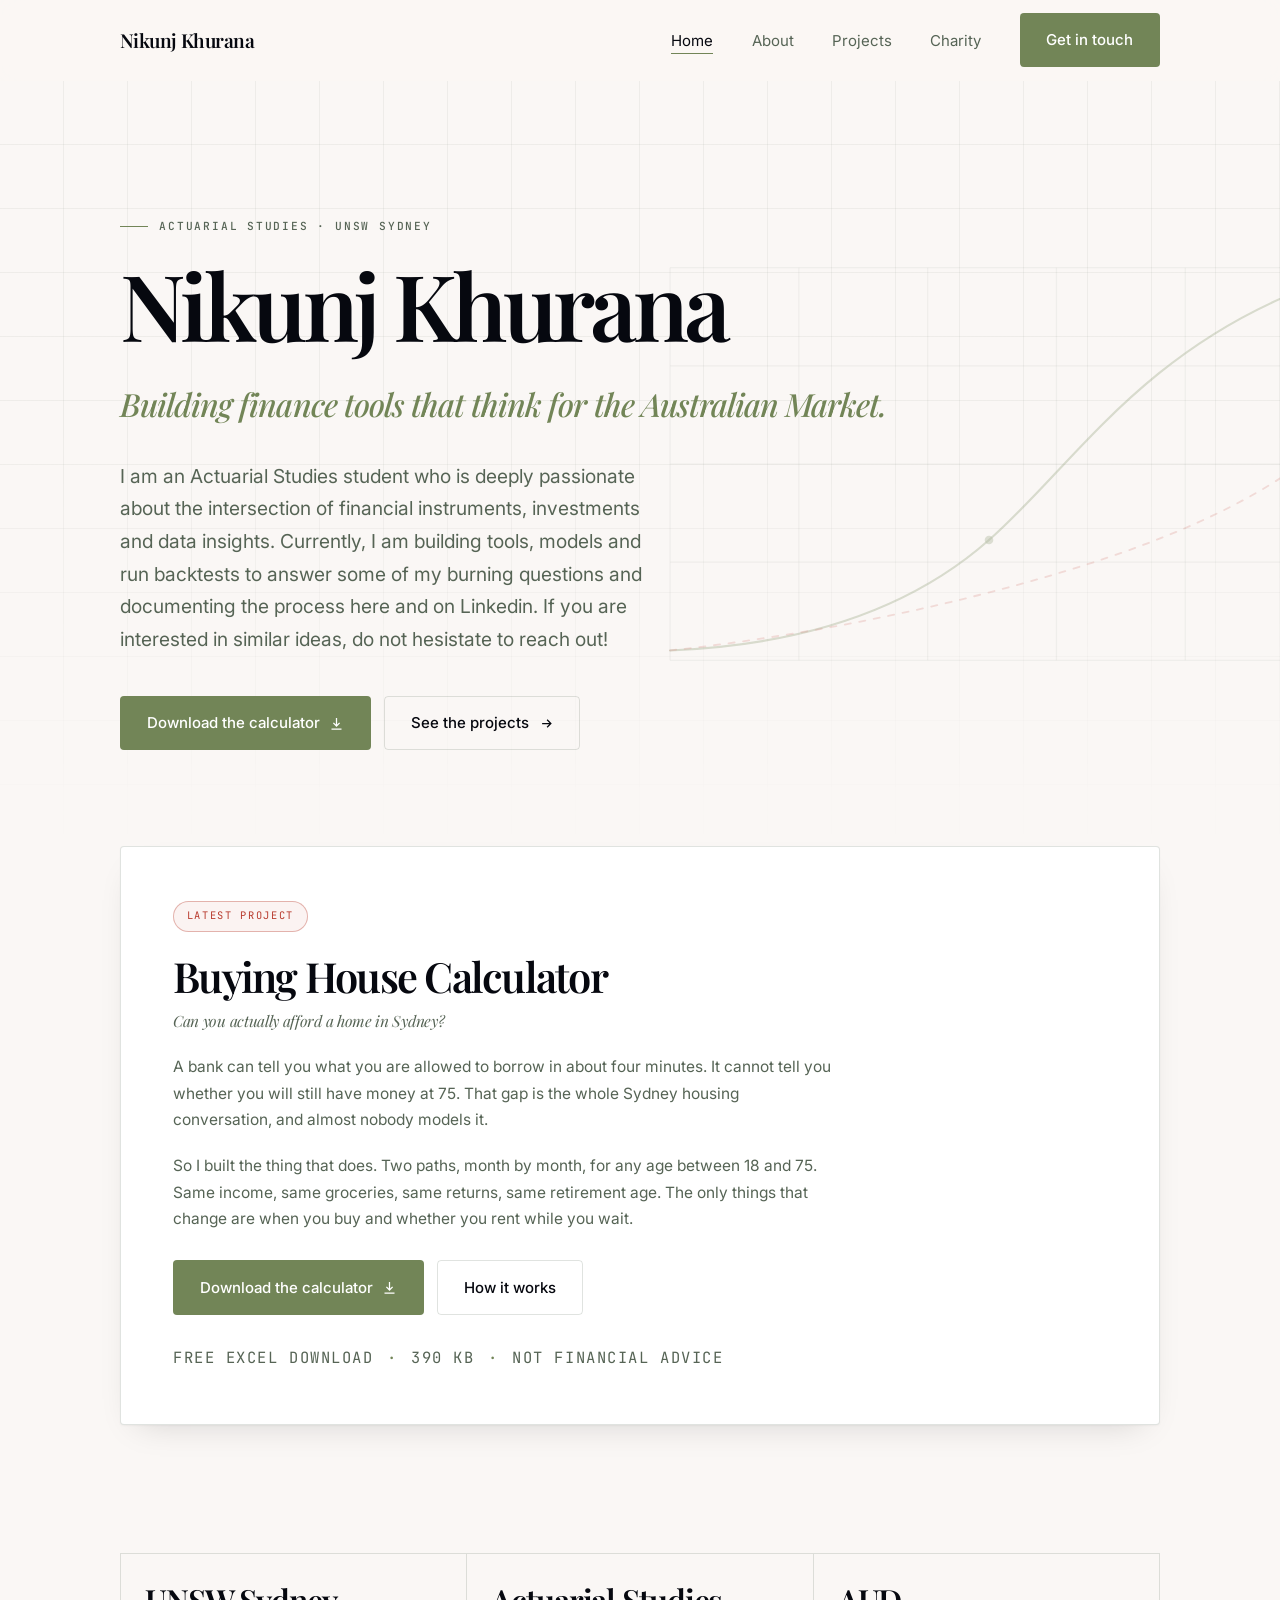
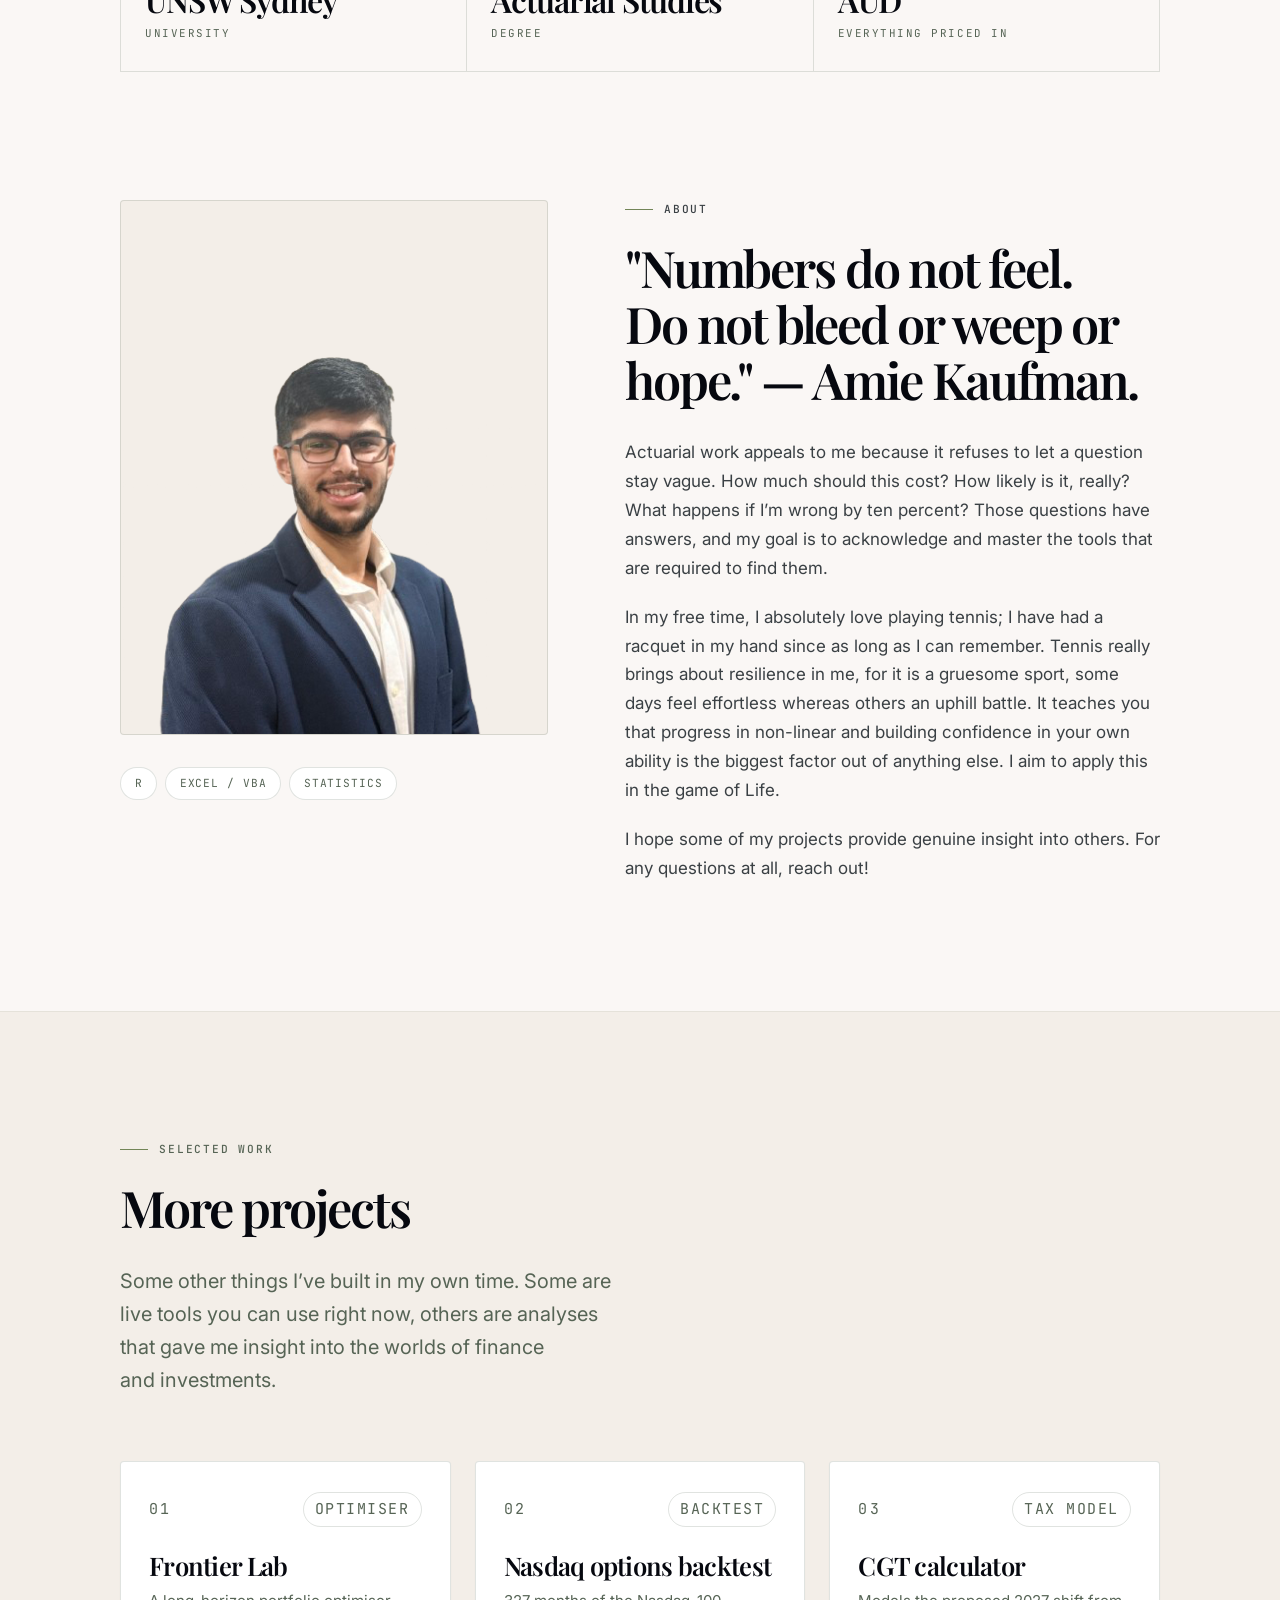
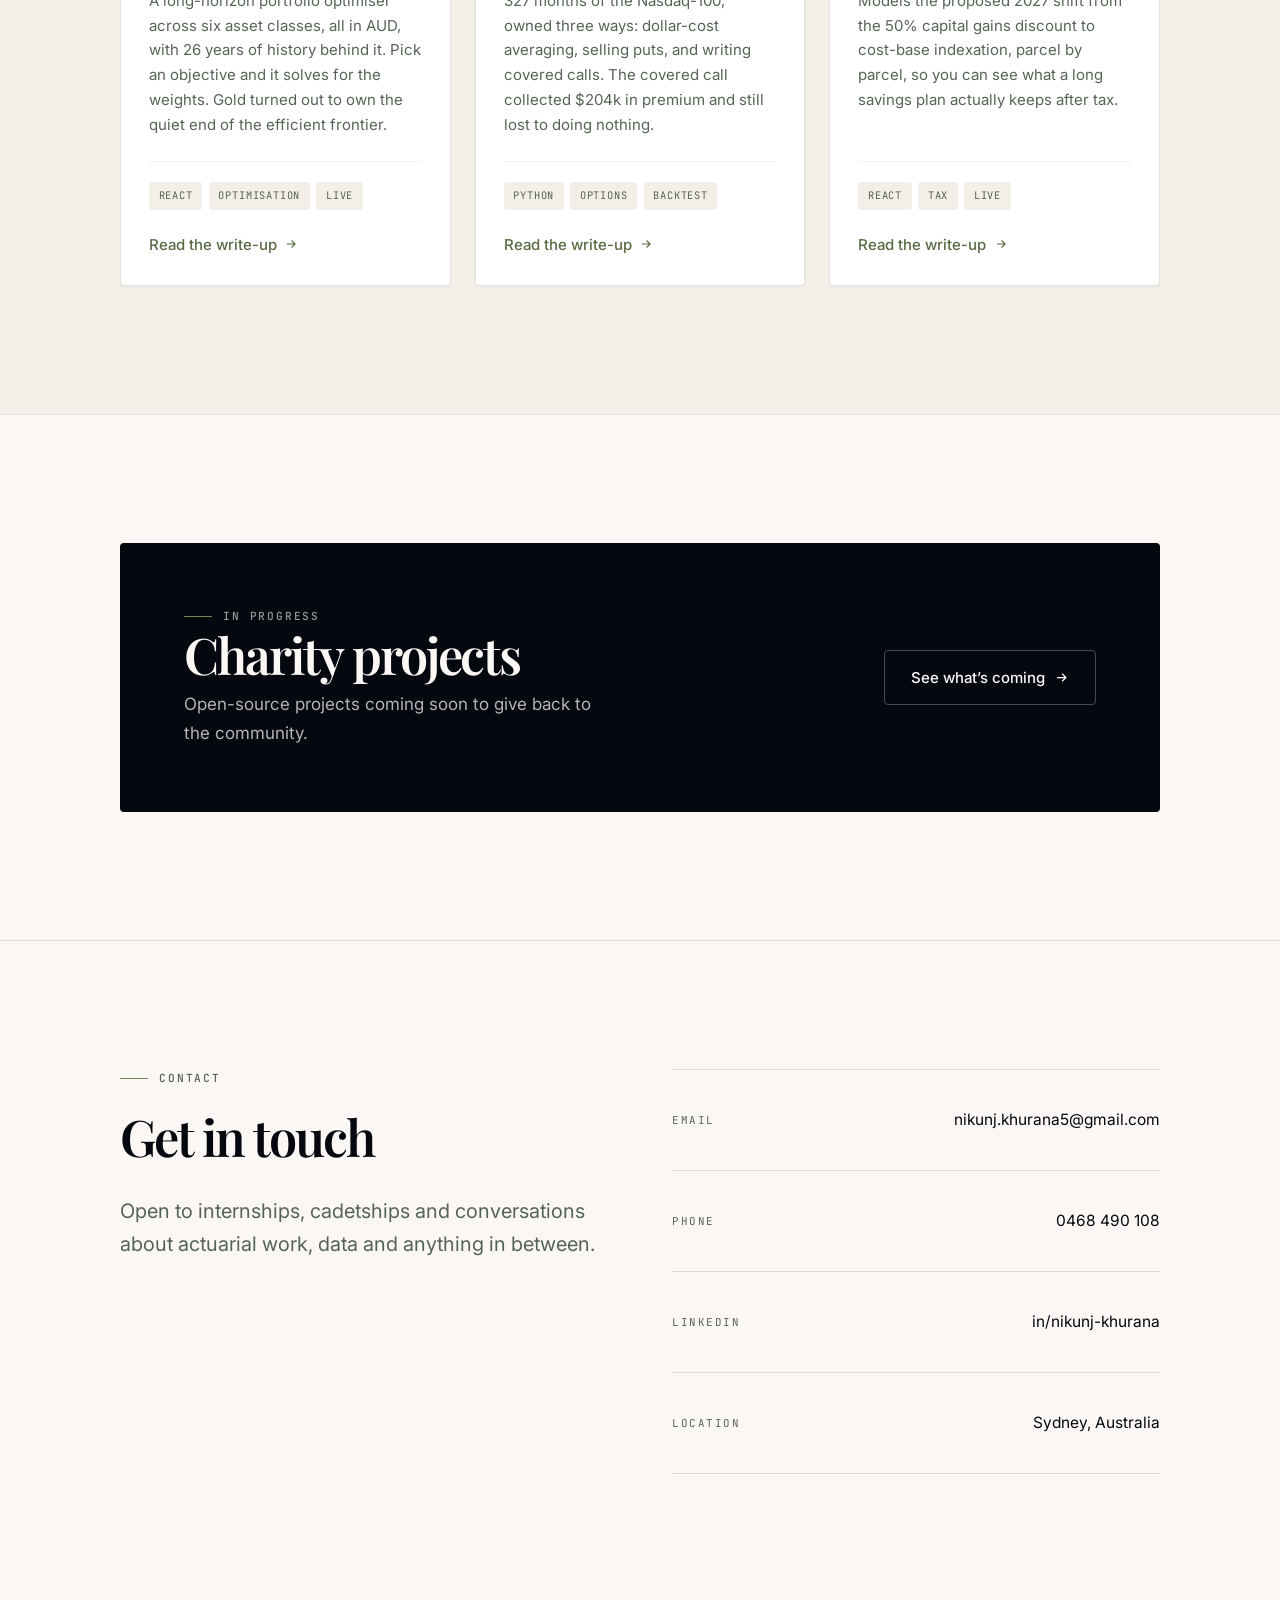
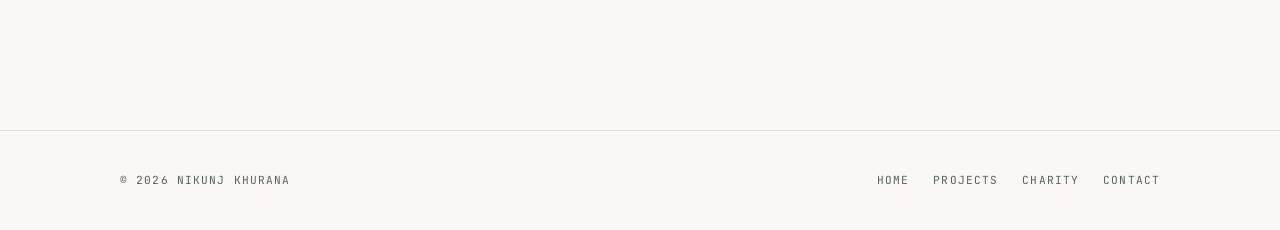
<file: index.html>
<!DOCTYPE html>
<html lang="en-AU">
<head>
<meta charset="utf-8">
<meta name="viewport" content="width=device-width, initial-scale=1">
<meta name="theme-color" content="#FAF7F5">
<title>Nikunj Khurana | Actuarial Studies</title>
<meta name="description" content="Download a free Excel calculator that models whether you can actually afford a house in Sydney, month by month from 18 to 75. Plus a portfolio optimiser, a Nasdaq options backtest and a CGT calculator.">
<meta name="author" content="Nikunj Khurana">

<!-- Social sharing -->
<meta property="og:type" content="website">
<meta property="og:title" content="Nikunj Khurana | Actuarial Studies">
<meta property="og:description" content="Can you actually afford a home in Sydney? A free Excel calculator that models two paths month by month, from 18 to 75. Free to download.">
<meta name="twitter:card" content="summary_large_image">

<link rel="icon" href="assets/img/favicon.svg" type="image/svg+xml">
<link rel="preconnect" href="https://fonts.googleapis.com">
<link rel="preconnect" href="https://fonts.gstatic.com" crossorigin>
<link href="https://fonts.googleapis.com/css2?family=Playfair+Display:ital,wght@0,500;0,600;0,700;1,500&family=Inter:wght@400;500;600&family=JetBrains+Mono:wght@400;500&display=swap" rel="stylesheet">
<link rel="stylesheet" href="assets/css/style.css?v=2">
<noscript><style>.reveal { opacity: 1; transform: none; }</style></noscript>
</head>

<body>
<!-- ==========================================================================
     HOW TO EDIT THIS PAGE

     Change only the words BETWEEN a > and a < symbol.

         <h1>Nikunj Khurana</h1>
             ^^^^^^^^^^^^^^ safe to change

     Leave anything inside the angle brackets alone, such as class="hero__lead"
     or href="projects.html". Those control the layout, not the words.

     The spots you are most likely to want are marked EDIT: below.
     ========================================================================== -->
<a class="skip-link" href="#main">Skip to content</a>

<header class="site-header">
  <div class="container">
    <nav class="nav" aria-label="Primary">
      <a class="brand" href="index.html">Nikunj Khurana</a>

      <button class="nav__toggle" aria-expanded="false" aria-controls="nav-links" aria-label="Toggle menu">
        <svg class="icon-open" viewBox="0 0 24 24" fill="none" stroke="currentColor" stroke-width="1.6" aria-hidden="true"><path d="M3 6h18M3 12h18M3 18h18"/></svg>
        <svg class="icon-close" viewBox="0 0 24 24" fill="none" stroke="currentColor" stroke-width="1.6" aria-hidden="true"><path d="M6 6l12 12M18 6L6 18"/></svg>
      </button>

      <ul class="nav__links" id="nav-links">
        <li><a class="nav__link" href="index.html" aria-current="page">Home</a></li>
        <li><a class="nav__link" href="index.html#about">About</a></li>
        <li><a class="nav__link" href="projects.html">Projects</a></li>
        <li><a class="nav__link" href="charity.html">Charity</a></li>
        <li><a class="btn btn--primary" href="#contact">Get in touch</a></li>
      </ul>
    </nav>
  </div>
</header>

<main id="main">

  <!-- ================= Hero ================= -->
  <section class="hero gridpaper">
    <!-- Faint compound-growth curve, purely decorative -->
    <svg class="hero__ornament" viewBox="0 0 600 400" fill="none" aria-hidden="true" focusable="false">
      <g stroke="#566455" stroke-opacity="0.13">
        <path d="M40 360h520M40 280h520M40 200h520M40 120h520M40 40h520"/>
        <path d="M40 40v320M145 40v320M250 40v320M355 40v320M460 40v320M565 40v320"/>
      </g>
      <path d="M40 352C140 348 232 322 300 262 368 202 424 108 560 56"
            stroke="#728557" stroke-opacity="0.5" stroke-width="1.75" stroke-linecap="round"/>
      <path d="M40 352C150 340 260 318 360 288 460 258 520 226 560 196"
            stroke="#B83A2D" stroke-opacity="0.3" stroke-width="1.5"
            stroke-linecap="round" stroke-dasharray="5 7"/>
      <g fill="#728557" fill-opacity="0.45">
        <circle cx="300" cy="262" r="3.5"/>
        <circle cx="560" cy="56" r="3.5"/>
      </g>
    </svg>

    <div class="container">
      <div class="hero__inner">
        <!-- EDIT: the hero. Small line above the name, the name, the tagline, the intro. -->
        <p class="label">Actuarial Studies · UNSW Sydney</p>
        <h1>Nikunj Khurana</h1>
        <p class="hero__role">Building finance tools that think for the Australian Market.</p>
        <p class="hero__lead">
          I am an Actuarial Studies student who is deeply passionate about the intersection of financial instruments, investments and data insights. 
          Currently, I am building tools, models and run backtests to answer some of my burning questions and documenting the process here and on Linkedin.
          If you are interested in similar ideas, do not hesistate to reach out!
        </p>
        <div class="btn-row">
          <a class="btn btn--primary" href="assets/downloads/buying-house-calculator.xlsx"
             download="Buying House Calculator by Nikunj Khurana.xlsx">
            Download the calculator
            <svg viewBox="0 0 24 24" fill="none" stroke="currentColor" stroke-width="2" aria-hidden="true"><path d="M12 3v12M7 11l5 5 5-5M4 21h16"/></svg>
          </a>
          <a class="btn btn--ghost" href="projects.html">
            See the projects
            <svg viewBox="0 0 24 24" fill="none" stroke="currentColor" stroke-width="2" aria-hidden="true"><path d="M5 12h14M13 6l6 6-6 6"/></svg>
          </a>
        </div>
      </div>
    </div>
  </section>

  <!-- ================= Featured: the downloadable calculator ================= -->
  <section class="section" style="padding-top: 0;">
    <div class="container">
      <!-- EDIT: the featured calculator. Badge, heading, the italic hook line,
           the two paragraphs and the small print under the buttons. -->
      <div class="feature reveal">
        <div>
          <span class="feature__badge">Latest project</span>
          <h2>Buying House Calculator</h2>
          <p class="feature__hook">Can you actually afford a home in Sydney?</p>
          <p>
            A bank can tell you what you are allowed to borrow in about four minutes. It cannot
            tell you whether you will still have money at 75. That gap is the whole Sydney housing
            conversation, and almost nobody models it.
          </p>
          <p>
            So I built the thing that does. Two paths, month by month, for any age between 18 and
            75. Same income, same groceries, same returns, same retirement age. The only things
            that change are when you buy and whether you rent while you wait.
          </p>
          <div class="btn-row" style="margin-top: 1.75rem;">
            <a class="btn btn--primary" href="assets/downloads/buying-house-calculator.xlsx"
               download="Buying House Calculator by Nikunj Khurana.xlsx">
              Download the calculator
              <svg viewBox="0 0 24 24" fill="none" stroke="currentColor" stroke-width="2" aria-hidden="true"><path d="M12 3v12M7 11l5 5 5-5M4 21h16"/></svg>
            </a>
            <a class="btn btn--ghost" href="projects.html#buying-house-calculator">How it works</a>
          </div>
          <p class="feature__note"><span>Free Excel download</span><span>390 KB</span><span>Not financial advice</span></p>
        </div>
        </div>
      </div>
  </section>

  <!-- ================= Quick facts ================= -->
  <section class="container">
    <!-- EDIT: the fact boxes. Big value first, small label underneath. Add or
         remove a whole <div class="fact"> block; the row resizes to fit. -->
    <div class="facts reveal">
      <div class="fact">
        <p class="fact__value">UNSW Sydney</p>
        <p class="fact__label">University</p>
      </div>
      <div class="fact">
        <p class="fact__value">Actuarial Studies</p>
        <p class="fact__label">Degree</p>
      </div>
      <div class="fact">
        <p class="fact__value">AUD</p>
        <p class="fact__label">Everything priced in</p>
      </div>
    </div>
  </section>

  <!-- ================= About ================= -->
  <section class="section" id="about">
    <div class="container">
      <div class="about">
        <div class="reveal">
          <!-- EDIT: the portrait. To change the photo, replace the file at
               assets/img/portrait.png and keep the same name. -->
          <div class="portrait">
            <img src="assets/img/portrait.png" alt="Nikunj Khurana"
                 width="433" height="577" loading="lazy" decoding="async">
          </div>
          <!-- EDIT: the skill pills. Copy a whole <span class="pill">..</span> line to add one. -->
          <div class="pill-row">
            <span class="pill">R</span>
            <span class="pill">Excel / VBA</span>
            <span class="pill">Statistics</span>
          </div>
        </div>

        <div class="about__body reveal">
          <!-- EDIT: the About heading and its three paragraphs. -->
          <p class="label">About</p>
          <h2>"Numbers do not feel. Do not bleed or weep or hope." — Amie Kaufman.</h2>
          <p>
            Actuarial work appeals to me because it refuses to let a question stay vague. How much
            should this cost? How likely is it, really? What happens if I’m wrong by ten
            percent? Those questions have answers, and my goal is to acknowledge and master the 
            tools that are required to find them.
          </p>
          <p>
            In my free time, I absolutely love playing tennis; I have had a racquet in my hand since as long
            as I can remember. Tennis really brings about resilience in me, for it is a gruesome sport, some days feel 
            effortless whereas others an uphill battle. It teaches you that progress in non-linear and building confidence
            in your own ability is the biggest factor out of anything else. I aim to apply this in the game of Life.
          </p>
          <p>
            I hope some of my projects provide genuine insight into others. For any questions at all, reach out!
          </p>
        </div>
      </div>
    </div>
  </section>

  <!-- ================= Selected projects ================= -->
  <section class="section section--tint">
    <div class="container">
      <div class="section-head reveal">
        <!-- EDIT: the Projects heading and the line under it. -->
        <p class="label">Selected work</p>
        <h2>More projects</h2>
        <p class="lead">
          Some other things I’ve built in my own time. Some are live tools you can use right now,
          others are analyses that gave me insight into the worlds of finance and investments.
        </p>
      </div>

      <div class="projects-grid">
        <!-- EDIT: card for Frontier Lab. Category chip, title, summary and the three tags. -->
        <article class="project-card reveal">
          <p class="project-card__index">
            <span>01</span>
            <span class="project-card__meta">OPTIMISER</span>
          </p>
          <h3>Frontier Lab</h3>
          <p>
            A long-horizon portfolio optimiser across six asset classes, all in AUD, with 26 years
            of history behind it. Pick an objective and it solves for the weights. Gold turned out
            to own the quiet end of the efficient frontier.
          </p>
          <div class="project-card__foot">
            <div class="tag-row">
              <span class="tag">React</span>
              <span class="tag">Optimisation</span>
              <span class="tag">Live</span>
            </div>
            <a class="link-arrow" href="projects.html#frontier-lab">
              Read the write-up
              <svg viewBox="0 0 24 24" fill="none" stroke="currentColor" stroke-width="2" aria-hidden="true"><path d="M5 12h14M13 6l6 6-6 6"/></svg>
            </a>
          </div>
        </article>

        <!-- EDIT: card for Nasdaq options backtest. Category chip, title, summary and the three tags. -->
        <article class="project-card reveal">
          <p class="project-card__index">
            <span>02</span>
            <span class="project-card__meta">BACKTEST</span>
          </p>
          <h3>Nasdaq options backtest</h3>
          <p>
            327 months of the Nasdaq-100, owned three ways: dollar-cost averaging,
            selling puts, and writing covered calls. The covered call collected $204k in
            premium and still lost to doing nothing.
          </p>
          <div class="project-card__foot">
            <div class="tag-row">
              <span class="tag">Python</span>
              <span class="tag">Options</span>
              <span class="tag">Backtest</span>
            </div>
            <a class="link-arrow" href="projects.html#nasdaq-backtest">
              Read the write-up
              <svg viewBox="0 0 24 24" fill="none" stroke="currentColor" stroke-width="2" aria-hidden="true"><path d="M5 12h14M13 6l6 6-6 6"/></svg>
            </a>
          </div>
        </article>

        <!-- EDIT: card for CGT calculator. Category chip, title, summary and the three tags. -->
        <article class="project-card reveal">
          <p class="project-card__index">
            <span>03</span>
            <span class="project-card__meta">TAX MODEL</span>
          </p>
          <h3>CGT calculator</h3>
          <p>
            Models the proposed 2027 shift from the 50% capital gains discount to cost-base
            indexation, parcel by parcel, so you can see what a long savings plan actually keeps
            after tax.
          </p>
          <div class="project-card__foot">
            <div class="tag-row">
              <span class="tag">React</span>
              <span class="tag">Tax</span>
              <span class="tag">Live</span>
            </div>
            <a class="link-arrow" href="projects.html#cgt-calculator">
              Read the write-up
              <svg viewBox="0 0 24 24" fill="none" stroke="currentColor" stroke-width="2" aria-hidden="true"><path d="M5 12h14M13 6l6 6-6 6"/></svg>
            </a>
          </div>
        </article>
      </div>
    </div>
  </section>

  <!-- ================= Charity teaser ================= -->
  <section class="section">
    <div class="container">
      <!-- EDIT: the charity teaser box. -->
      <div class="band reveal">
        <div>
          <p class="label">In progress</p>
          <h2>Charity projects</h2>
          <p>
            Open-source projects coming soon to give back to the community.
          </p>
        </div>
        <a class="btn btn--ghost" href="charity.html">
          See what’s coming
          <svg viewBox="0 0 24 24" fill="none" stroke="currentColor" stroke-width="2" aria-hidden="true"><path d="M5 12h14M13 6l6 6-6 6"/></svg>
        </a>
      </div>
    </div>
  </section>

  <!-- ================= Contact ================= -->
  <section class="section section--edge" id="contact">
    <div class="container">
      <div class="contact">
        <div class="reveal">
          <!-- EDIT: the Contact heading and the line under it. -->
          <p class="label">Contact</p>
          <h2>Get in touch</h2>
          <p class="lead">
            Open to internships, cadetships and conversations about actuarial work, data and
            anything in between.
          </p>
        </div>

        <!-- EDIT: your contact details. Change BOTH the href="..." link AND the words shown. -->
        <ul class="contact-list reveal">
          <li>
            <a href="mailto:nikunj.khurana5@gmail.com">
              <span class="contact-key">Email</span>
              <span>nikunj.khurana5@gmail.com</span>
            </a>
          </li>
          <li>
            <a href="tel:+61468490108">
              <span class="contact-key">Phone</span>
              <span>0468 490 108</span>
            </a>
          </li>
          <li>
            <a href="https://www.linkedin.com/in/nikunj-khurana" target="_blank" rel="noopener">
              <span class="contact-key">LinkedIn</span>
              <span>in/nikunj-khurana</span>
            </a>
          </li>
          <li>
            <span>
              <span class="contact-key">Location</span>
              <span>Sydney, Australia</span>
            </span>
          </li>
        </ul>
      </div>
    </div>
  </section>

</main>

<footer class="site-footer">
  <div class="container">
    <p>© <span data-year>2026</span> Nikunj Khurana</p>
    <nav aria-label="Footer">
      <a href="index.html">Home</a>
      <a href="projects.html">Projects</a>
      <a href="charity.html">Charity</a>
      <a href="#contact">Contact</a>
    </nav>
  </div>
</footer>

<script src="assets/js/main.js?v=2"></script>
</body>
</html>
</file>
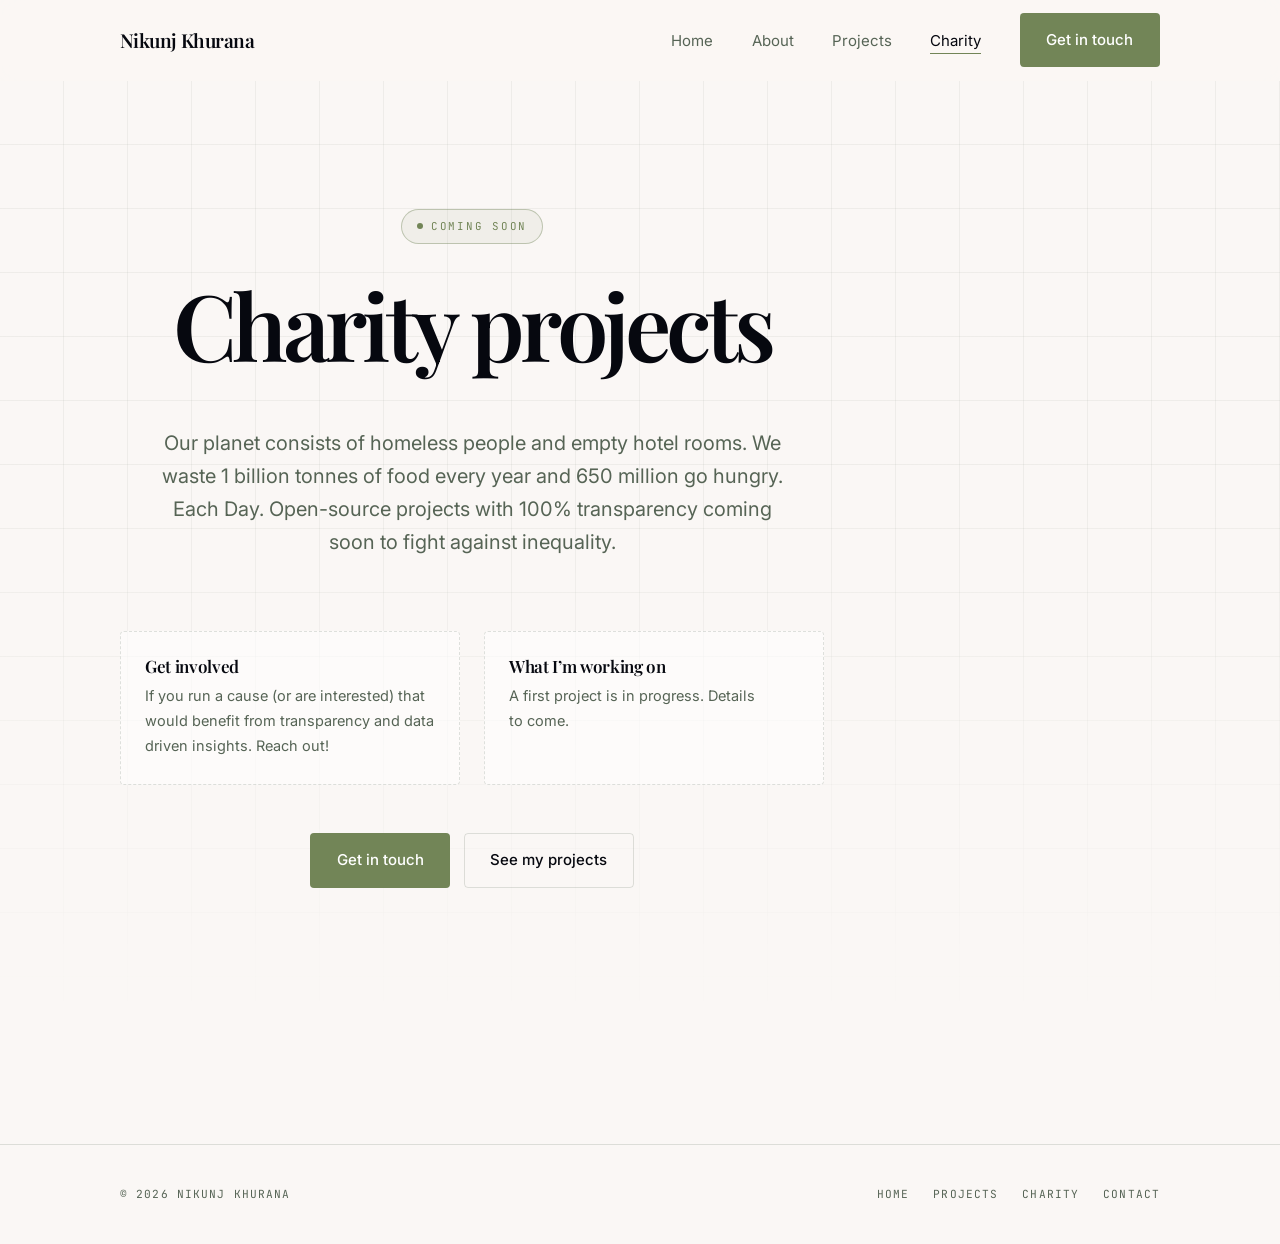
<file: charity.html>
<!DOCTYPE html>
<html lang="en-AU">
<head>
<meta charset="utf-8">
<meta name="viewport" content="width=device-width, initial-scale=1">
<meta name="theme-color" content="#FAF7F5">
<title>Charity Projects | Nikunj Khurana</title>
<meta name="description" content="Charity projects by Nikunj Khurana, applying actuarial and analytical thinking to causes worth the effort. Coming soon.">

<!-- Keeps the site out of Google while the content is still placeholder.
     DELETE THIS LINE when the real project write-ups and contact details are in. -->
<meta name="robots" content="noindex, nofollow">

<meta property="og:type" content="website">
<meta property="og:title" content="Charity Projects | Nikunj Khurana">
<meta property="og:description" content="Applying actuarial and analytical thinking to causes worth the effort. Coming soon.">

<link rel="icon" href="assets/img/favicon.svg" type="image/svg+xml">
<link rel="preconnect" href="https://fonts.googleapis.com">
<link rel="preconnect" href="https://fonts.gstatic.com" crossorigin>
<link href="https://fonts.googleapis.com/css2?family=Playfair+Display:ital,wght@0,500;0,600;0,700;1,500&family=Inter:wght@400;500;600&family=JetBrains+Mono:wght@400;500&display=swap" rel="stylesheet">
<link rel="stylesheet" href="assets/css/style.css?v=2">
<noscript><style>.reveal { opacity: 1; transform: none; }</style></noscript>
</head>

<body>
<!-- ==========================================================================
     HOW TO EDIT THIS PAGE

     Change only the words BETWEEN a > and a < symbol.

         <h1>Nikunj Khurana</h1>
             ^^^^^^^^^^^^^^ safe to change

     Leave anything inside the angle brackets alone, such as class="hero__lead"
     or href="projects.html". Those control the layout, not the words.

     The spots you are most likely to want are marked EDIT: below.
     ========================================================================== -->
<a class="skip-link" href="#main">Skip to content</a>

<header class="site-header">
  <div class="container">
    <nav class="nav" aria-label="Primary">
      <a class="brand" href="index.html">Nikunj Khurana</a>

      <button class="nav__toggle" aria-expanded="false" aria-controls="nav-links" aria-label="Toggle menu">
        <svg class="icon-open" viewBox="0 0 24 24" fill="none" stroke="currentColor" stroke-width="1.6" aria-hidden="true"><path d="M3 6h18M3 12h18M3 18h18"/></svg>
        <svg class="icon-close" viewBox="0 0 24 24" fill="none" stroke="currentColor" stroke-width="1.6" aria-hidden="true"><path d="M6 6l12 12M18 6L6 18"/></svg>
      </button>

      <ul class="nav__links" id="nav-links">
        <li><a class="nav__link" href="index.html">Home</a></li>
        <li><a class="nav__link" href="index.html#about">About</a></li>
        <li><a class="nav__link" href="projects.html">Projects</a></li>
        <li><a class="nav__link" href="charity.html" aria-current="page">Charity</a></li>
        <li><a class="btn btn--primary" href="index.html#contact">Get in touch</a></li>
      </ul>
    </nav>
  </div>
</header>

<main id="main">

  <section class="soon gridpaper">
    <div class="container">
      <div class="soon__inner">
        <!-- EDIT: the Coming soon badge, the heading and the paragraph under it. -->
        <span class="badge-soon">Coming soon</span>
        <h1>Charity projects</h1>
        <p class="lead">
          Our planet consists of homeless people and empty hotel rooms. 
          We waste 1 billion tonnes of food every year and 650 million go hungry. Each Day. 
          Open-source projects with 100% transparency coming soon to fight against inequality.
        </p>

        <!-- EDIT: the three teaser cards. Each is one <div class="soon__card"> block. -->
        <div class="soon__preview">
          <div class="soon__card">
            <h4>Get involved</h4>
            <p>
              If you run a cause (or are interested) that would benefit from transparency and data driven insights. Reach out!
            </p>
          </div>
          <div class="soon__card">
            <h4>What I’m working on</h4>
            <p>
              A first project is in progress. Details to come.
            </p>
          </div>
          
        </div>

        <div class="btn-row" style="margin-top: 3rem; justify-content: center;">
          <a class="btn btn--primary" href="index.html#contact">Get in touch</a>
          <a class="btn btn--ghost" href="projects.html">See my projects</a>
        </div>
      </div>
    </div>
  </section>

</main>

<footer class="site-footer">
  <div class="container">
    <p>© <span data-year>2026</span> Nikunj Khurana</p>
    <nav aria-label="Footer">
      <a href="index.html">Home</a>
      <a href="projects.html">Projects</a>
      <a href="charity.html">Charity</a>
      <a href="index.html#contact">Contact</a>
    </nav>
  </div>
</footer>

<script src="assets/js/main.js?v=2"></script>
</body>
</html>
</file>
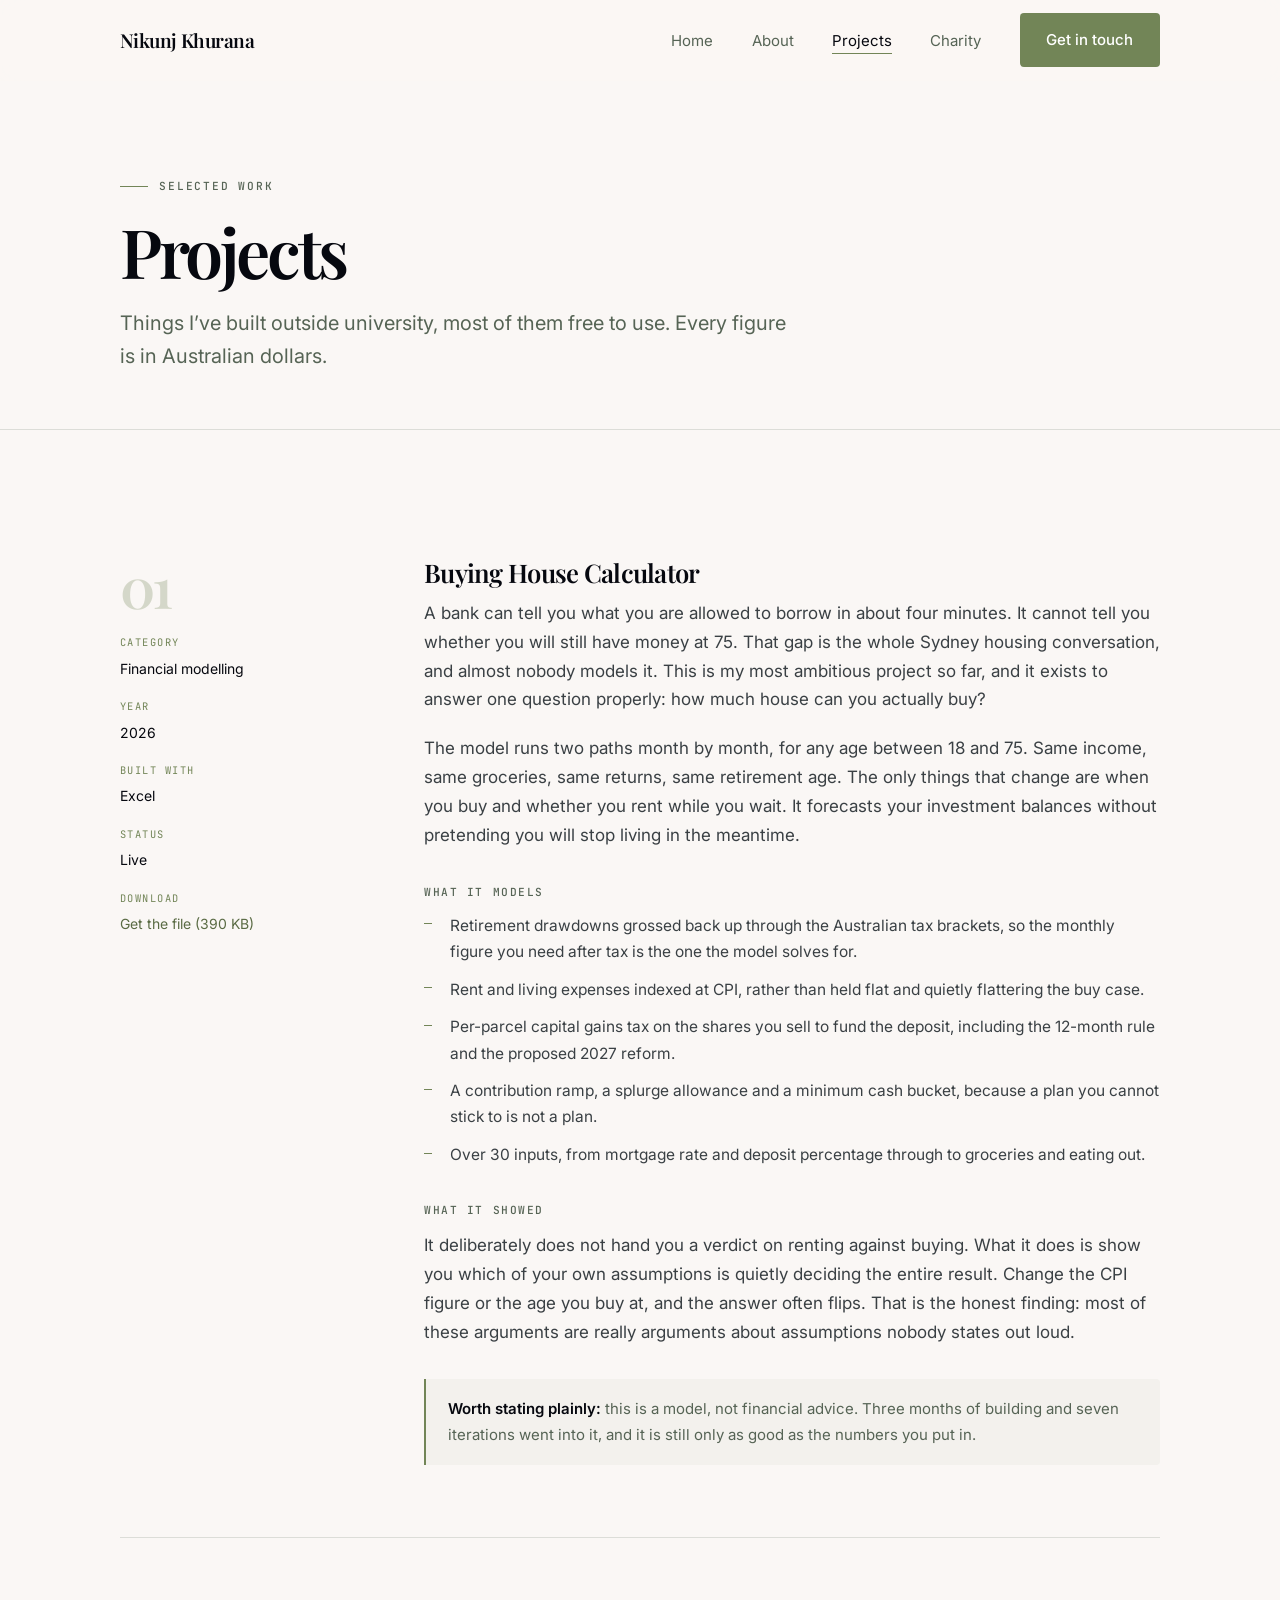
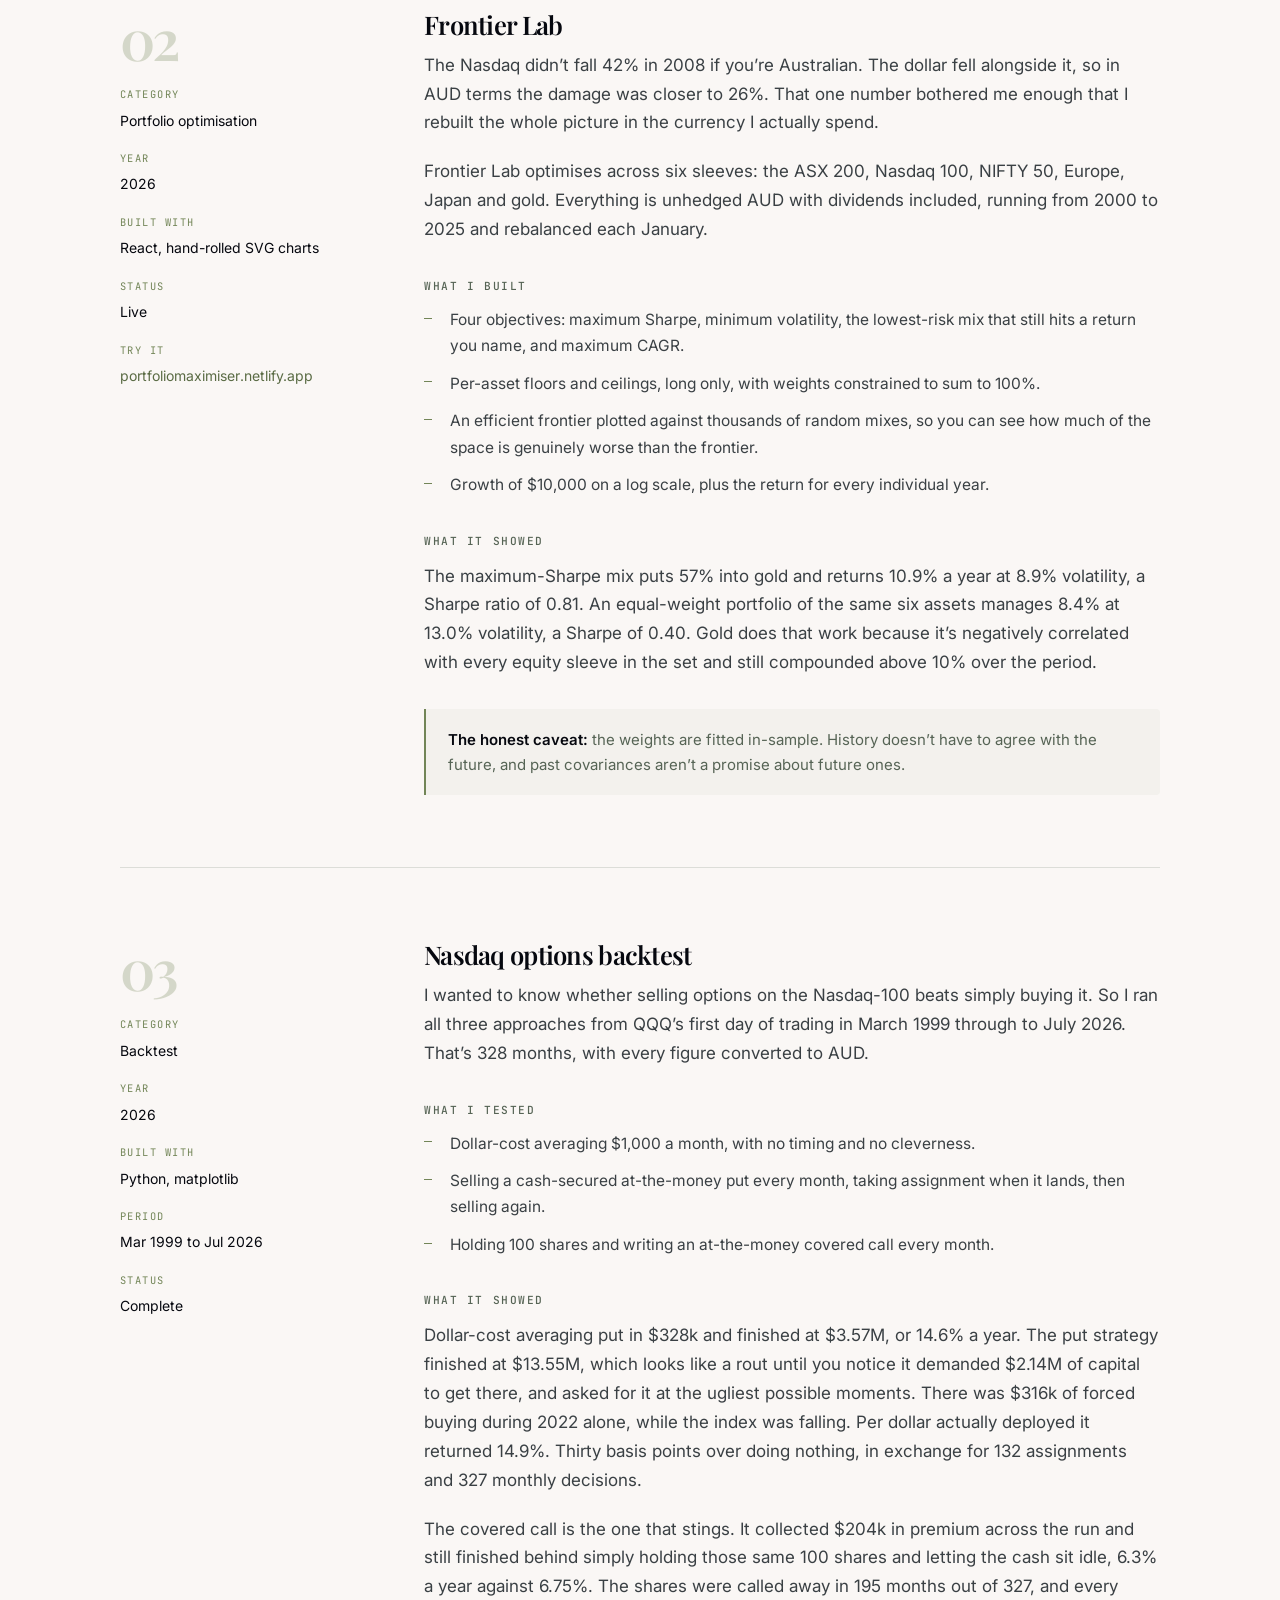
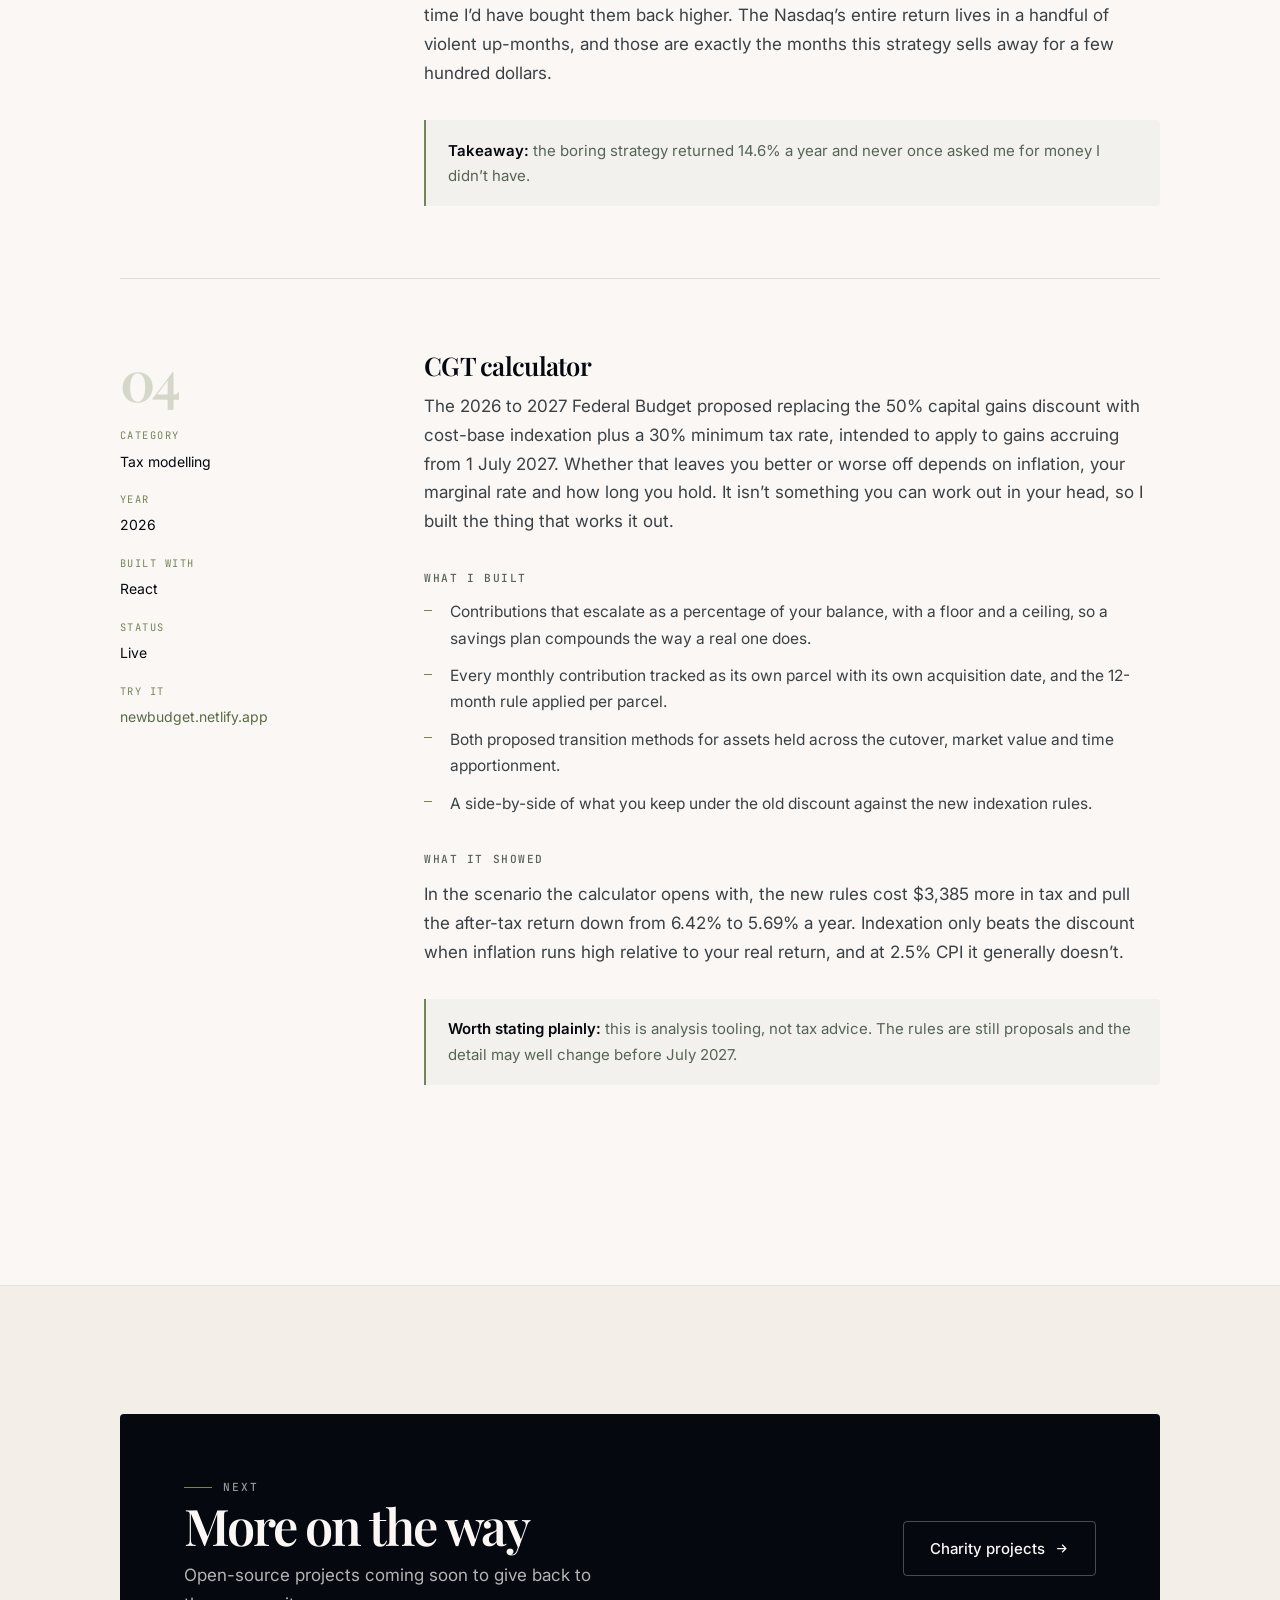
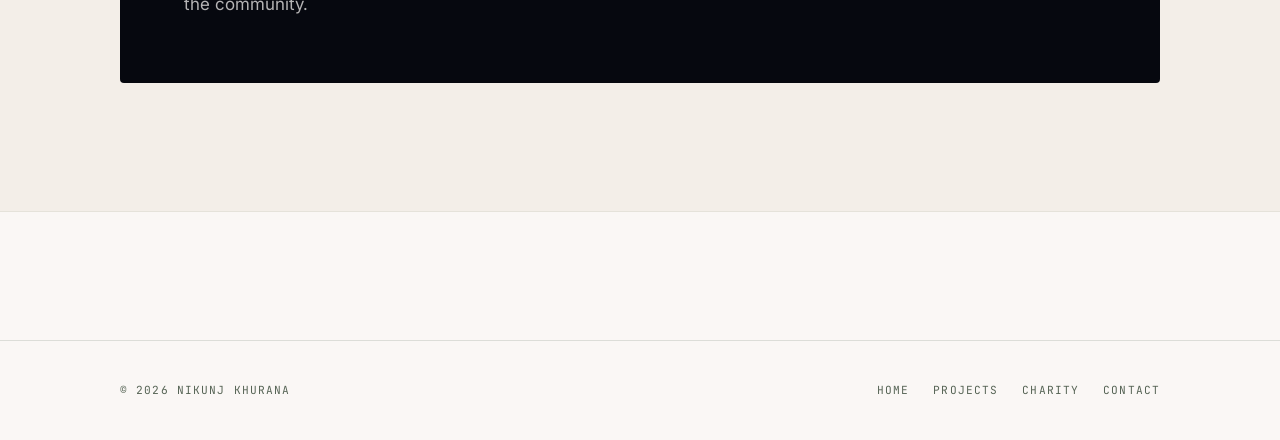
<file: projects.html>
<!DOCTYPE html>
<html lang="en-AU">
<head>
<meta charset="utf-8">
<meta name="viewport" content="width=device-width, initial-scale=1">
<meta name="theme-color" content="#FAF7F5">
<title>Projects | Nikunj Khurana</title>
<meta name="description" content="A downloadable Sydney house buying calculator, a portfolio optimiser across six asset classes in AUD, a 26 year Nasdaq options backtest, and a calculator for Australia's proposed 2027 capital gains tax rules.">

<meta property="og:type" content="website">
<meta property="og:title" content="Projects | Nikunj Khurana">
<meta property="og:description" content="A downloadable house buying calculator, a portfolio optimiser, a Nasdaq options backtest and a CGT calculator. All in Australian dollars.">

<link rel="icon" href="assets/img/favicon.svg" type="image/svg+xml">
<link rel="preconnect" href="https://fonts.googleapis.com">
<link rel="preconnect" href="https://fonts.gstatic.com" crossorigin>
<link href="https://fonts.googleapis.com/css2?family=Playfair+Display:ital,wght@0,500;0,600;0,700;1,500&family=Inter:wght@400;500;600&family=JetBrains+Mono:wght@400;500&display=swap" rel="stylesheet">
<link rel="stylesheet" href="assets/css/style.css?v=2">
<noscript><style>.reveal { opacity: 1; transform: none; }</style></noscript>
</head>

<body>
<!-- ==========================================================================
     HOW TO EDIT THIS PAGE

     Change only the words BETWEEN a > and a < symbol.

         <h1>Nikunj Khurana</h1>
             ^^^^^^^^^^^^^^ safe to change

     Leave anything inside the angle brackets alone, such as class="hero__lead"
     or href="projects.html". Those control the layout, not the words.

     The spots you are most likely to want are marked EDIT: below.
     ========================================================================== -->
<a class="skip-link" href="#main">Skip to content</a>

<header class="site-header">
  <div class="container">
    <nav class="nav" aria-label="Primary">
      <a class="brand" href="index.html">Nikunj Khurana</a>

      <button class="nav__toggle" aria-expanded="false" aria-controls="nav-links" aria-label="Toggle menu">
        <svg class="icon-open" viewBox="0 0 24 24" fill="none" stroke="currentColor" stroke-width="1.6" aria-hidden="true"><path d="M3 6h18M3 12h18M3 18h18"/></svg>
        <svg class="icon-close" viewBox="0 0 24 24" fill="none" stroke="currentColor" stroke-width="1.6" aria-hidden="true"><path d="M6 6l12 12M18 6L6 18"/></svg>
      </button>

      <ul class="nav__links" id="nav-links">
        <li><a class="nav__link" href="index.html">Home</a></li>
        <li><a class="nav__link" href="index.html#about">About</a></li>
        <li><a class="nav__link" href="projects.html" aria-current="page">Projects</a></li>
        <li><a class="nav__link" href="charity.html">Charity</a></li>
        <li><a class="btn btn--primary" href="index.html#contact">Get in touch</a></li>
      </ul>
    </nav>
  </div>
</header>

<main id="main">

  <section class="page-head">
    <div class="container">
      <!-- EDIT: the page heading and the intro line under it. -->
      <p class="label">Selected work</p>
      <h1>Projects</h1>
      <p class="lead">
        Things I’ve built outside university, most of them free to use. Every figure is in
        Australian dollars.
      </p>
    </div>
  </section>

  <section class="section">
    <div class="container">

      <!-- ============================================================
           EDIT: Buying House Calculator.
           The sidebar facts, heading, paragraphs, bullet list and the
           callout box are all safe to reword.
           ============================================================ -->
      <article class="project-entry reveal" id="buying-house-calculator">
        <aside class="project-entry__aside">
          <p class="project-entry__num">01</p>
          <dl class="meta-list">
            <dt>Category</dt>
            <dd>Financial modelling</dd>
            <dt>Year</dt>
            <dd>2026</dd>
            <dt>Built with</dt>
            <dd>Excel</dd>
            <dt>Status</dt>
            <dd>Live</dd>
            <dt>Download</dt>
            <dd><a href="assets/downloads/buying-house-calculator.xlsx"
                   download="Buying House Calculator by Nikunj Khurana.xlsx">Get the file (390 KB)</a></dd>
          </dl>
        </aside>

        <div class="project-entry__body">
          <h3>Buying House Calculator</h3>
          <p>
            A bank can tell you what you are allowed to borrow in about four minutes. It cannot
            tell you whether you will still have money at 75. That gap is the whole Sydney housing
            conversation, and almost nobody models it. This is my most ambitious project so far,
            and it exists to answer one question properly: how much house can you actually buy?
          </p>
          <p>
            The model runs two paths month by month, for any age between 18 and 75. Same income,
            same groceries, same returns, same retirement age. The only things that change are when
            you buy and whether you rent while you wait. It forecasts your investment balances
            without pretending you will stop living in the meantime.
          </p>

          <h4>What it models</h4>
          <ul class="tick-list">
            <li>Retirement drawdowns grossed back up through the Australian tax brackets, so the monthly figure you need after tax is the one the model solves for.</li>
            <li>Rent and living expenses indexed at CPI, rather than held flat and quietly flattering the buy case.</li>
            <li>Per-parcel capital gains tax on the shares you sell to fund the deposit, including the 12-month rule and the proposed 2027 reform.</li>
            <li>A contribution ramp, a splurge allowance and a minimum cash bucket, because a plan you cannot stick to is not a plan.</li>
            <li>Over 30 inputs, from mortgage rate and deposit percentage through to groceries and eating out.</li>
          </ul>

          <h4>What it showed</h4>
          <p>
            It deliberately does not hand you a verdict on renting against buying. What it does is
            show you which of your own assumptions is quietly deciding the entire result. Change
            the CPI figure or the age you buy at, and the answer often flips. That is the honest
            finding: most of these arguments are really arguments about assumptions nobody states
            out loud.
          </p>

          <div class="callout">
            <strong>Worth stating plainly:</strong> this is a model, not financial advice. Three
            months of building and seven iterations went into it, and it is still only as good as
            the numbers you put in.
          </div>
        </div>
      </article>

      <!-- ============================================================
           EDIT: Frontier Lab.
           The sidebar facts, heading, paragraphs, bullet list and the
           callout box are all safe to reword.
           ============================================================ -->
      <article class="project-entry reveal" id="frontier-lab">
        <aside class="project-entry__aside">
          <p class="project-entry__num">02</p>
          <dl class="meta-list">
            <dt>Category</dt>
            <dd>Portfolio optimisation</dd>
            <dt>Year</dt>
            <dd>2026</dd>
            <dt>Built with</dt>
            <dd>React, hand-rolled SVG charts</dd>
            <dt>Status</dt>
            <dd>Live</dd>
            <dt>Try it</dt>
            <dd><a href="https://portfoliomaximiser.netlify.app" target="_blank" rel="noopener">portfoliomaximiser<wbr>.netlify.app</a></dd>
          </dl>
        </aside>

        <div class="project-entry__body">
          <h3>Frontier Lab</h3>
          <p>
            The Nasdaq didn’t fall 42% in 2008 if you’re Australian. The dollar
            fell alongside it, so in AUD terms the damage was closer to 26%. That one number
            bothered me enough that I rebuilt the whole picture in the currency I actually spend.
          </p>
          <p>
            Frontier Lab optimises across six sleeves: the ASX 200, Nasdaq 100, NIFTY 50, Europe,
            Japan and gold. Everything is unhedged AUD with dividends included, running from 2000 to
            2025 and rebalanced each January.
          </p>

          <h4>What I built</h4>
          <ul class="tick-list">
            <li>Four objectives: maximum Sharpe, minimum volatility, the lowest-risk mix that still hits a return you name, and maximum CAGR.</li>
            <li>Per-asset floors and ceilings, long only, with weights constrained to sum to 100%.</li>
            <li>An efficient frontier plotted against thousands of random mixes, so you can see how much of the space is genuinely worse than the frontier.</li>
            <li>Growth of $10,000 on a log scale, plus the return for every individual year.</li>
          </ul>

          <h4>What it showed</h4>
          <p>
            The maximum-Sharpe mix puts 57% into gold and returns 10.9% a year at
            8.9% volatility, a Sharpe ratio of 0.81. An equal-weight portfolio of the same
            six assets manages 8.4% at 13.0% volatility, a Sharpe of 0.40. Gold does that
            work because it’s negatively correlated with every equity sleeve in the set and
            still compounded above 10% over the period.
          </p>

          <div class="callout">
            <strong>The honest caveat:</strong> the weights are fitted in-sample. History
            doesn’t have to agree with the future, and past covariances aren’t a promise
            about future ones.
          </div>
        </div>
      </article>

      <!-- ============================================================
           EDIT: Nasdaq options backtest.
           The sidebar facts, heading, paragraphs, bullet list and the
           callout box are all safe to reword.
           ============================================================ -->
      <article class="project-entry reveal" id="nasdaq-backtest">
        <aside class="project-entry__aside">
          <p class="project-entry__num">03</p>
          <dl class="meta-list">
            <dt>Category</dt>
            <dd>Backtest</dd>
            <dt>Year</dt>
            <dd>2026</dd>
            <dt>Built with</dt>
            <dd>Python, matplotlib</dd>
            <dt>Period</dt>
            <dd>Mar 1999 to Jul 2026</dd>
            <dt>Status</dt>
            <dd>Complete</dd>
          </dl>
        </aside>

        <div class="project-entry__body">
          <h3>Nasdaq options backtest</h3>
          <p>
            I wanted to know whether selling options on the Nasdaq-100 beats simply buying it.
            So I ran all three approaches from QQQ’s first day of trading in March 1999
            through to July 2026. That’s 328 months, with every figure converted to AUD.
          </p>

          <h4>What I tested</h4>
          <ul class="tick-list">
            <li>Dollar-cost averaging $1,000 a month, with no timing and no cleverness.</li>
            <li>Selling a cash-secured at-the-money put every month, taking assignment when it lands, then selling again.</li>
            <li>Holding 100 shares and writing an at-the-money covered call every month.</li>
          </ul>

          <h4>What it showed</h4>
          <p>
            Dollar-cost averaging put in $328k and finished at $3.57M, or
            14.6% a year. The put strategy finished at $13.55M, which looks like a
            rout until you notice it demanded $2.14M of capital to get there, and asked for it
            at the ugliest possible moments. There was $316k of forced buying during 2022
            alone, while the index was falling. Per dollar actually deployed it returned
            14.9%. Thirty basis points over doing nothing, in exchange for 132 assignments and
            327 monthly decisions.
          </p>
          <p>
            The covered call is the one that stings. It collected $204k in premium across the
            run and still finished behind simply holding those same 100 shares and letting the cash
            sit idle, 6.3% a year against 6.75%. The shares were called away in 195
            months out of 327, and every time I’d have bought them back higher. The
            Nasdaq’s entire return lives in a handful of violent up-months, and those are
            exactly the months this strategy sells away for a few hundred dollars.
          </p>

          <div class="callout">
            <strong>Takeaway:</strong> the boring strategy returned 14.6% a year and never
            once asked me for money I didn’t have.
          </div>
        </div>
      </article>

      <!-- ============================================================
           EDIT: CGT calculator.
           The sidebar facts, heading, paragraphs, bullet list and the
           callout box are all safe to reword.
           ============================================================ -->
      <article class="project-entry reveal" id="cgt-calculator">
        <aside class="project-entry__aside">
          <p class="project-entry__num">04</p>
          <dl class="meta-list">
            <dt>Category</dt>
            <dd>Tax modelling</dd>
            <dt>Year</dt>
            <dd>2026</dd>
            <dt>Built with</dt>
            <dd>React</dd>
            <dt>Status</dt>
            <dd>Live</dd>
            <dt>Try it</dt>
            <dd><a href="https://newbudget.netlify.app" target="_blank" rel="noopener">newbudget<wbr>.netlify.app</a></dd>
          </dl>
        </aside>

        <div class="project-entry__body">
          <h3>CGT calculator</h3>
          <p>
            The 2026 to 2027 Federal Budget proposed replacing the 50% capital gains discount
            with cost-base indexation plus a 30% minimum tax rate, intended to apply to
            gains accruing from 1 July 2027. Whether that leaves you better or worse off depends on
            inflation, your marginal rate and how long you hold. It isn’t something you can
            work out in your head, so I built the thing that works it out.
          </p>

          <h4>What I built</h4>
          <ul class="tick-list">
            <li>Contributions that escalate as a percentage of your balance, with a floor and a ceiling, so a savings plan compounds the way a real one does.</li>
            <li>Every monthly contribution tracked as its own parcel with its own acquisition date, and the 12-month rule applied per parcel.</li>
            <li>Both proposed transition methods for assets held across the cutover, market value and time apportionment.</li>
            <li>A side-by-side of what you keep under the old discount against the new indexation rules.</li>
          </ul>

          <h4>What it showed</h4>
          <p>
            In the scenario the calculator opens with, the new rules cost $3,385 more in tax
            and pull the after-tax return down from 6.42% to 5.69% a year.
            Indexation only beats the discount when inflation runs high relative to your real
            return, and at 2.5% CPI it generally doesn’t.
          </p>

          <div class="callout">
            <strong>Worth stating plainly:</strong> this is analysis tooling, not tax advice. The
            rules are still proposals and the detail may well change before July 2027.
          </div>
        </div>
      </article>

    </div>
  </section>

  <section class="section section--tint">
    <div class="container">
      <!-- EDIT: the box at the bottom of the page. -->
      <div class="band reveal">
        <div>
          <p class="label">Next</p>
          <h2>More on the way</h2>
          <p>
            Open-source projects coming soon to give back to the community.
          </p>
        </div>
        <a class="btn btn--ghost" href="charity.html">
          Charity projects
          <svg viewBox="0 0 24 24" fill="none" stroke="currentColor" stroke-width="2" aria-hidden="true"><path d="M5 12h14M13 6l6 6-6 6"/></svg>
        </a>
      </div>
    </div>
  </section>

</main>

<footer class="site-footer">
  <div class="container">
    <p>© <span data-year>2026</span> Nikunj Khurana</p>
    <nav aria-label="Footer">
      <a href="index.html">Home</a>
      <a href="projects.html">Projects</a>
      <a href="charity.html">Charity</a>
      <a href="index.html#contact">Contact</a>
    </nav>
  </div>
</footer>

<script src="assets/js/main.js?v=2"></script>
</body>
</html>
</file>
<file: assets/css/style.css>
/* ==========================================================================
   Nikunj Khurana, personal site
   Design tokens. Change a value here and it updates everywhere.
   ========================================================================== */

:root {
  /* Colour: warm, light, editorial */
  --cream:       #FAF7F5;   /* page background */
  --cream-deep:  #F3EEE8;   /* alternating section background */
  --paper:       #FFFFFF;   /* cards */
  --ink:         #06080F;   /* headings, primary text */
  --ink-soft:    #3A4044;   /* body copy */
  --sage:        #566455;   /* muted / meta text */
  --olive:       #728557;   /* primary accent */
  --olive-deep:  #5A6B44;   /* accent hover */
  --rust:        #B83A2D;   /* sparing secondary accent */
  --line:        rgba(86, 100, 85, 0.18);
  --line-soft:   rgba(86, 100, 85, 0.09);

  /* Type */
  --font-display: "Playfair Display", Georgia, "Times New Roman", serif;
  --font-body:    "Inter", -apple-system, BlinkMacSystemFont, "Segoe UI", sans-serif;
  --font-mono:    "JetBrains Mono", ui-monospace, SFMono-Regular, Menlo, monospace;

  /* Space & shape */
  --container: 1120px;
  --gutter: clamp(1.25rem, 5vw, 2.5rem);
  --section-y: clamp(4.5rem, 10vw, 8rem);
  --radius: 4px;
  --shadow-sm: 0 1px 2px rgba(6, 8, 15, 0.04);
  --shadow-md: 0 1px 2px rgba(6, 8, 15, 0.04), 0 14px 34px -18px rgba(6, 8, 15, 0.18);
  --ease: cubic-bezier(0.2, 0.6, 0.2, 1);
}

/* ==========================================================================
   Reset
   ========================================================================== */

*, *::before, *::after { box-sizing: border-box; }

html {
  -webkit-text-size-adjust: 100%;
  scroll-behavior: smooth;
  scroll-padding-top: 6rem;
}

body {
  margin: 0;
  background-color: var(--cream);
  color: var(--ink-soft);
  font-family: var(--font-body);
  font-size: 1.0625rem;
  line-height: 1.7;
  -webkit-font-smoothing: antialiased;
  -moz-osx-font-smoothing: grayscale;
}

/* Faint graph paper, a quiet nod to the maths. Confined to the hero and the
   charity page so it never sits behind body copy or reads as a false table rule. */
.gridpaper { position: relative; }

.gridpaper::before {
  content: "";
  position: absolute;
  inset: 0;
  z-index: 0;
  pointer-events: none;
  background-image:
    linear-gradient(rgba(86, 100, 85, 0.07) 1px, transparent 1px),
    linear-gradient(90deg, rgba(86, 100, 85, 0.07) 1px, transparent 1px);
  background-size: 64px 64px, 64px 64px;
  background-position: -1px -1px;
  -webkit-mask-image: linear-gradient(to bottom, #000 45%, transparent 100%);
  mask-image: linear-gradient(to bottom, #000 45%, transparent 100%);
}

.gridpaper > * { position: relative; z-index: 1; }

img, svg { display: block; max-width: 100%; height: auto; }
button { font: inherit; color: inherit; }

/* ==========================================================================
   Typography
   ========================================================================== */

h1, h2, h3, h4 {
  font-family: var(--font-display);
  color: var(--ink);
  font-weight: 600;
  letter-spacing: -0.035em;
  line-height: 1.12;
  margin: 0 0 0.6em;
  text-wrap: balance;
}

h1 { font-size: clamp(2.75rem, 7.5vw, 5.75rem); letter-spacing: -0.05em; line-height: 1.04; }
h2 { font-size: clamp(2rem, 4.4vw, 3.15rem); letter-spacing: -0.042em; }
h3 { font-size: clamp(1.3rem, 2.2vw, 1.6rem); letter-spacing: -0.028em; }
h4 { font-size: 1.0625rem; letter-spacing: -0.02em; }

p { margin: 0 0 1.25rem; text-wrap: pretty; }
p:last-child { margin-bottom: 0; }

a { color: var(--olive-deep); text-decoration: none; }
a:hover { color: var(--ink); }

strong { color: var(--ink); font-weight: 600; }

/* Small uppercase mono label: category chips, section eyebrows, tags */
.label {
  font-family: var(--font-mono);
  font-size: 0.7rem;
  font-weight: 500;
  letter-spacing: 0.16em;
  text-transform: uppercase;
  color: var(--sage);
  margin: 0 0 1.25rem;
  display: flex;
  align-items: center;
  gap: 0.7rem;
}

.label::before {
  content: "";
  width: 1.75rem;
  height: 1px;
  background: var(--olive);
  flex: none;
}

.label--bare::before { display: none; }

.lead {
  font-size: clamp(1.0625rem, 1.6vw, 1.25rem);
  line-height: 1.65;
  color: var(--sage);
  max-width: 40ch;
}

/* ==========================================================================
   Layout
   ========================================================================== */

.container {
  width: 100%;
  max-width: var(--container);
  margin-inline: auto;
  padding-inline: var(--gutter);
}

.section { padding-block: var(--section-y); }
.section--tint { background: var(--cream-deep); border-block: 1px solid var(--line-soft); }
.section--edge { border-top: 1px solid var(--line); }

.section-head {
  max-width: 46rem;
  margin-bottom: clamp(2.5rem, 5vw, 4rem);
}

.skip-link {
  position: absolute;
  left: -9999px;
  top: 0;
  background: var(--ink);
  color: var(--cream);
  padding: 0.75rem 1.25rem;
  z-index: 200;
}
.skip-link:focus { left: 0; color: var(--cream); }

/* ==========================================================================
   Header / navigation
   ========================================================================== */

.site-header {
  position: sticky;
  top: 0;
  z-index: 100;
  background: rgba(250, 247, 245, 0.82);
  backdrop-filter: saturate(180%) blur(14px);
  -webkit-backdrop-filter: saturate(180%) blur(14px);
  border-bottom: 1px solid transparent;
  transition: border-color 0.3s var(--ease);
}

.site-header.is-stuck { border-bottom-color: var(--line); }

.nav {
  display: flex;
  align-items: center;
  justify-content: space-between;
  gap: 2rem;
  min-height: 5rem;
}

.brand {
  font-family: var(--font-display);
  font-size: 1.2rem;
  font-weight: 600;
  letter-spacing: -0.03em;
  color: var(--ink);
  display: flex;
  align-items: baseline;
  gap: 0.55rem;
  white-space: nowrap;
}

.nav__links {
  display: flex;
  align-items: center;
  gap: clamp(1.25rem, 3vw, 2.5rem);
  list-style: none;
  margin: 0;
  padding: 0;
}

.nav__link {
  font-size: 0.9375rem;
  color: var(--sage);
  position: relative;
  padding-block: 0.25rem;
  transition: color 0.2s var(--ease);
}

.nav__link::after {
  content: "";
  position: absolute;
  left: 0;
  bottom: 0;
  width: 100%;
  height: 1px;
  background: var(--olive);
  transform: scaleX(0);
  transform-origin: left;
  transition: transform 0.3s var(--ease);
}

.nav__link:hover,
.nav__link[aria-current="page"] { color: var(--ink); }
.nav__link:hover::after,
.nav__link[aria-current="page"]::after { transform: scaleX(1); }

.nav__toggle {
  display: none;
  background: none;
  border: 1px solid var(--line);
  border-radius: var(--radius);
  padding: 0.5rem 0.7rem;
  cursor: pointer;
  color: var(--ink);
  line-height: 0;
}

.nav__toggle svg { width: 20px; height: 20px; }
.nav__toggle .icon-close { display: none; }
.nav__toggle[aria-expanded="true"] .icon-close { display: block; }
.nav__toggle[aria-expanded="true"] .icon-open { display: none; }

@media (max-width: 720px) {
  .nav__toggle { display: block; }

  .nav__links {
    position: fixed;
    inset: 5rem 0 auto;
    flex-direction: column;
    align-items: flex-start;
    gap: 0;
    background: var(--cream);
    border-block: 1px solid var(--line);
    padding: 0.5rem var(--gutter) 1.5rem;
    transform: translateY(-120%);
    transition: transform 0.35s var(--ease);
  }

  .nav__links.is-open { transform: translateY(0); }

  .nav__links li { width: 100%; border-bottom: 1px solid var(--line-soft); }
  .nav__links li:last-child { border-bottom: 0; }
  .nav__link { display: block; padding: 1rem 0; font-size: 1.0625rem; }
  .nav__link::after { display: none; }
  .nav__links .btn { margin-top: 1.25rem; width: 100%; justify-content: center; }
}

/* ==========================================================================
   Buttons
   ========================================================================== */

.btn {
  display: inline-flex;
  align-items: center;
  gap: 0.6rem;
  padding: 0.85rem 1.6rem;
  border-radius: var(--radius);
  border: 1px solid transparent;
  font-size: 0.9375rem;
  font-weight: 500;
  cursor: pointer;
  transition: background-color 0.2s var(--ease), border-color 0.2s var(--ease),
              color 0.2s var(--ease), transform 0.2s var(--ease);
}

.btn:hover { transform: translateY(-1px); }
.btn svg { width: 15px; height: 15px; flex: none; }

.btn--primary { background: var(--olive); color: #fff; }
.btn--primary:hover { background: var(--olive-deep); color: #fff; }

.btn--ghost { border-color: var(--line); color: var(--ink); background: transparent; }
.btn--ghost:hover { border-color: var(--olive); color: var(--olive-deep); background: rgba(114, 133, 87, 0.05); }

.btn-row { display: flex; flex-wrap: wrap; gap: 0.85rem; }

/* Text link with a travelling arrow */
.link-arrow {
  display: inline-flex;
  align-items: center;
  gap: 0.45rem;
  font-size: 0.9375rem;
  font-weight: 500;
  color: var(--olive-deep);
}
.link-arrow svg { width: 14px; height: 14px; transition: transform 0.25s var(--ease); }
.link-arrow:hover svg { transform: translateX(4px); }

/* ==========================================================================
   Hero
   ========================================================================== */

.hero {
  position: relative;
  padding-block: clamp(4rem, 11vw, 8.5rem) clamp(3.5rem, 8vw, 6rem);
  overflow: hidden;
}

.hero__inner { position: relative; z-index: 2; max-width: 60rem; }

.hero h1 { margin-bottom: 0.28em; }

.hero__role {
  font-family: var(--font-display);
  font-size: clamp(1.25rem, 3vw, 2rem);
  font-style: italic;
  font-weight: 500;
  color: var(--olive);
  letter-spacing: -0.03em;
  margin: 0 0 1.75rem;
}

.hero__lead { max-width: 46ch; margin-bottom: 2.5rem; font-size: clamp(1.0625rem, 1.7vw, 1.2rem); color: var(--sage); }

/* Faint ornament: a compound-growth curve behind the hero type */
.hero__ornament {
  position: absolute;
  right: -6%;
  top: 50%;
  transform: translateY(-50%);
  width: min(46rem, 62%);
  z-index: 1;
  pointer-events: none;
  opacity: 0.5;
}

@media (max-width: 900px) { .hero__ornament { opacity: 0.28; right: -20%; } }

/* ==========================================================================
   Facts strip
   ========================================================================== */

/* Flex rather than a fixed column count, so the row always fills no matter how
   many facts there are. A grid with a set number of columns leaves a visible
   empty cell the moment one is added or removed. */
.facts {
  display: flex;
  flex-wrap: wrap;
  border-top: 1px solid var(--line);
  border-left: 1px solid var(--line);
}

.fact {
  flex: 1 1 190px;
  padding: 1.75rem 1.5rem;
  border-right: 1px solid var(--line);
  border-bottom: 1px solid var(--line);
}

.fact__value {
  font-family: var(--font-display);
  font-size: clamp(1.5rem, 2.6vw, 2rem);
  font-weight: 600;
  letter-spacing: -0.035em;
  color: var(--ink);
  line-height: 1.15;
  margin: 0 0 0.35rem;
}

.fact__label {
  font-family: var(--font-mono);
  font-size: 0.68rem;
  letter-spacing: 0.14em;
  text-transform: uppercase;
  color: var(--sage);
  margin: 0;
}

/* ==========================================================================
   About
   ========================================================================== */

.about {
  display: grid;
  grid-template-columns: minmax(0, 1fr) minmax(0, 1.25fr);
  gap: clamp(2.5rem, 6vw, 5rem);
  align-items: start;
}

@media (max-width: 860px) { .about { grid-template-columns: 1fr; } }

.about__body p { color: var(--ink-soft); }

.portrait {
  position: relative;
  aspect-ratio: 4 / 5;
  background: var(--cream-deep);
  border: 1px solid var(--line);
  border-radius: var(--radius);
  display: grid;
  place-items: center;
  overflow: hidden;
}

.portrait img { width: 100%; height: 100%; object-fit: cover; }

.portrait__placeholder {
  text-align: center;
  padding: 2rem;
  font-family: var(--font-mono);
  font-size: 0.7rem;
  letter-spacing: 0.14em;
  text-transform: uppercase;
  color: var(--sage);
  line-height: 2;
}

.pill-row { display: flex; flex-wrap: wrap; gap: 0.5rem; margin-top: 2rem; }

.pill {
  font-family: var(--font-mono);
  font-size: 0.7rem;
  letter-spacing: 0.08em;
  text-transform: uppercase;
  color: var(--sage);
  border: 1px solid var(--line);
  border-radius: 100px;
  padding: 0.4rem 0.85rem;
  background: var(--paper);
}

/* ==========================================================================
   Featured product (the downloadable calculator on the home page)
   ========================================================================== */

.feature {
  background: var(--paper);
  border: 1px solid var(--line);
  border-radius: var(--radius);
  padding: clamp(1.85rem, 4.5vw, 3.25rem);
  box-shadow: var(--shadow-md);
  display: grid;
  grid-template-columns: minmax(0, 1fr);
  gap: clamp(2rem, 5vw, 3.5rem);
  align-items: center;
}

/* Two columns only when the numbers panel is actually present. Without this the
   grid keeps an empty second column and the text sits in a narrow strip. */
.feature:has(.feature__stats) { grid-template-columns: minmax(0, 1.3fr) minmax(0, 1fr); }

/* With no panel, keep the measure readable rather than one long line. */
.feature > div:only-child { max-width: 60ch; }

@media (max-width: 900px) {
  .feature,
  .feature:has(.feature__stats) { grid-template-columns: minmax(0, 1fr); }
}

.feature__badge {
  display: inline-flex;
  align-items: center;
  gap: 0.5rem;
  font-family: var(--font-mono);
  font-size: 0.65rem;
  letter-spacing: 0.16em;
  text-transform: uppercase;
  color: var(--rust);
  border: 1px solid rgba(184, 58, 45, 0.35);
  background: rgba(184, 58, 45, 0.06);
  border-radius: 100px;
  padding: 0.35rem 0.8rem;
  margin-bottom: 1.35rem;
}

.feature h2 { font-size: clamp(1.85rem, 3.6vw, 2.6rem); margin-bottom: 0.5rem; }

.feature__hook {
  font-family: var(--font-display);
  font-style: italic;
  font-size: clamp(1.05rem, 1.9vw, 1.3rem);
  color: var(--olive);
  letter-spacing: -0.02em;
  margin: 0 0 1.25rem;
}

.feature p { font-size: 0.9688rem; color: var(--sage); }

/* Numbers panel on the right */
.feature__stats {
  display: grid;
  grid-template-columns: repeat(2, minmax(0, 1fr));
  gap: 1px;
  background: var(--line);
  border: 1px solid var(--line);
  border-radius: var(--radius);
  overflow: hidden;
}

.feature__stat { background: var(--cream); padding: 1.15rem 1.2rem; }

.feature__stat b {
  display: block;
  font-family: var(--font-display);
  font-size: clamp(1.25rem, 2.2vw, 1.6rem);
  font-weight: 600;
  letter-spacing: -0.035em;
  color: var(--ink);
  line-height: 1.15;
}

.feature__stat span {
  font-family: var(--font-mono);
  font-size: 0.62rem;
  letter-spacing: 0.13em;
  text-transform: uppercase;
  color: var(--sage);
}

.feature__note {
  font-family: var(--font-mono);
  font-size: 0.66rem;
  letter-spacing: 0.1em;
  text-transform: uppercase;
  color: var(--sage);
  margin: 1.9rem 0 0;

  /* Each part is its own flex item, and the dot is an ::after on the part before
     it. That way a wrap can never leave a dot stranded at the start of a line. */
  display: flex;
  flex-wrap: wrap;
  align-items: baseline;
  column-gap: 0.85rem;
  row-gap: 0.4rem;
}

.feature__note span:not(:last-child)::after {
  content: "·";
  color: var(--olive);
  margin-left: 0.85rem;
}

/* Too narrow for one line: stack the parts and drop the dots, so the phrases
   never run together into one unreadable string. */
@media (max-width: 560px) {
  .feature__note { flex-direction: column; align-items: flex-start; row-gap: 0.45rem; }
  .feature__note span:not(:last-child)::after { content: none; }
}

/* ==========================================================================
   Project cards
   ========================================================================== */

.projects-grid {
  display: grid;
  grid-template-columns: repeat(auto-fit, minmax(min(100%, 300px), 1fr));
  gap: 1.5rem;
}

.project-card {
  display: flex;
  flex-direction: column;
  background: var(--paper);
  border: 1px solid var(--line);
  border-radius: var(--radius);
  padding: 1.85rem 1.75rem 1.65rem;
  box-shadow: var(--shadow-sm);
  transition: transform 0.3s var(--ease), box-shadow 0.3s var(--ease), border-color 0.3s var(--ease);
}

.project-card:hover {
  transform: translateY(-3px);
  box-shadow: var(--shadow-md);
  border-color: rgba(114, 133, 87, 0.4);
}

.project-card__index {
  font-family: var(--font-mono);
  font-size: 0.68rem;
  letter-spacing: 0.16em;
  color: var(--olive);
  margin: 0 0 1.5rem;
  display: flex;
  justify-content: space-between;
  align-items: center;
  gap: 1rem;
}

.project-card__meta {
  color: var(--sage);
  border: 1px solid var(--line);
  border-radius: 100px;
  padding: 0.25rem 0.7rem;
  letter-spacing: 0.1em;
}

.project-card h3 { margin-bottom: 0.6rem; }

.project-card p {
  font-size: 0.9375rem;
  color: var(--sage);
  line-height: 1.65;
  margin-bottom: 1.5rem;
}

.project-card__foot { margin-top: auto; padding-top: 1.25rem; border-top: 1px solid var(--line-soft); }

.tag-row { display: flex; flex-wrap: wrap; gap: 0.4rem; margin-bottom: 1.25rem; }

.tag {
  font-family: var(--font-mono);
  font-size: 0.65rem;
  letter-spacing: 0.08em;
  text-transform: uppercase;
  color: var(--sage);
  background: var(--cream-deep);
  border-radius: 3px;
  padding: 0.3rem 0.6rem;
}

/* ==========================================================================
   Project detail (projects.html)
   ========================================================================== */

.project-entry {
  display: grid;
  grid-template-columns: minmax(0, 15rem) minmax(0, 1fr);
  gap: clamp(2rem, 5vw, 4rem);
  padding-block: clamp(3rem, 6vw, 4.5rem);
  border-top: 1px solid var(--line);
}

.project-entry:first-of-type { border-top: 0; padding-top: 0; }

@media (max-width: 860px) { .project-entry { grid-template-columns: 1fr; gap: 1.75rem; } }

.project-entry__aside { position: sticky; top: 7rem; align-self: start; }

@media (max-width: 860px) { .project-entry__aside { position: static; } }

.project-entry__num {
  font-family: var(--font-display);
  font-size: 3.5rem;
  font-weight: 600;
  letter-spacing: -0.05em;
  color: rgba(114, 133, 87, 0.28);
  line-height: 1;
  margin: 0 0 1.25rem;
}

.meta-list { margin: 0; font-size: 0.875rem; }
.meta-list dt {
  font-family: var(--font-mono);
  font-size: 0.65rem;
  letter-spacing: 0.14em;
  text-transform: uppercase;
  color: var(--olive);
  margin-bottom: 0.3rem;
}
.meta-list dd { margin: 0 0 1.1rem; color: var(--ink); }
.meta-list dd:last-child { margin-bottom: 0; }

.project-entry__body h3 { margin-bottom: 0.75rem; }

.project-entry__body h4 {
  font-family: var(--font-mono);
  font-size: 0.7rem;
  font-weight: 500;
  letter-spacing: 0.14em;
  text-transform: uppercase;
  color: var(--sage);
  margin: 2.25rem 0 0.9rem;
}

.tick-list { list-style: none; margin: 0; padding: 0; }

.tick-list li {
  position: relative;
  padding-left: 1.6rem;
  margin-bottom: 0.7rem;
  color: var(--ink-soft);
  font-size: 0.9688rem;
}

.tick-list li::before {
  content: "";
  position: absolute;
  left: 0;
  top: 0.68em;
  width: 0.5rem;
  height: 1px;
  background: var(--olive);
}

.callout {
  border-left: 2px solid var(--olive);
  background: rgba(114, 133, 87, 0.05);
  padding: 1.1rem 1.4rem;
  margin-top: 2rem;
  font-size: 0.9375rem;
  color: var(--sage);
  border-radius: 0 var(--radius) var(--radius) 0;
}

/* ==========================================================================
   Charity band + coming soon
   ========================================================================== */

.band {
  background: var(--ink);
  color: rgba(250, 247, 245, 0.72);
  border-radius: var(--radius);
  padding: clamp(2.5rem, 6vw, 4rem);
  display: grid;
  grid-template-columns: minmax(0, 1fr) auto;
  gap: 2.5rem;
  align-items: center;
}

@media (max-width: 780px) { .band { grid-template-columns: 1fr; gap: 1.75rem; } }

.band h2 { color: var(--cream); margin-bottom: 0.5rem; }
.band .label { color: rgba(250, 247, 245, 0.6); }
.band .label::before { background: var(--olive); }
.band p { max-width: 42ch; margin: 0; }

.band .btn--ghost { border-color: rgba(250, 247, 245, 0.28); color: var(--cream); }
.band .btn--ghost:hover { border-color: var(--cream); background: rgba(250, 247, 245, 0.08); color: var(--cream); }

.badge-soon {
  display: inline-flex;
  align-items: center;
  gap: 0.5rem;
  font-family: var(--font-mono);
  font-size: 0.68rem;
  letter-spacing: 0.16em;
  text-transform: uppercase;
  color: var(--olive);
  border: 1px solid rgba(114, 133, 87, 0.4);
  background: rgba(114, 133, 87, 0.07);
  border-radius: 100px;
  padding: 0.45rem 0.95rem;
  margin-bottom: 2rem;
}

.badge-soon::before {
  content: "";
  width: 6px;
  height: 6px;
  border-radius: 50%;
  background: var(--olive);
  animation: pulse 2.4s var(--ease) infinite;
}

@keyframes pulse {
  0%, 100% { opacity: 1; transform: scale(1); }
  50% { opacity: 0.35; transform: scale(0.75); }
}

.soon {
  min-height: min(72vh, 44rem);
  display: grid;
  place-items: center;
  text-align: center;
  padding-block: var(--section-y);
}

.soon__inner { max-width: 44rem; }
.soon .lead { margin-inline: auto; max-width: 48ch; }

.soon__preview {
  display: grid;
  grid-template-columns: repeat(auto-fit, minmax(min(100%, 220px), 1fr));
  gap: 1.5rem;
  margin-top: clamp(3rem, 7vw, 4.5rem);
  text-align: left;
}

.soon__card {
  border: 1px dashed var(--line);
  border-radius: var(--radius);
  padding: 1.6rem 1.5rem;
  background: rgba(255, 255, 255, 0.5);
}

.soon__card h4 { margin-bottom: 0.5rem; }
.soon__card p { font-size: 0.9063rem; color: var(--sage); margin: 0; }

/* ==========================================================================
   Page header (interior pages)
   ========================================================================== */

.page-head {
  padding-block: clamp(3.5rem, 8vw, 6rem) clamp(2.5rem, 5vw, 3.5rem);
  border-bottom: 1px solid var(--line);
}

.page-head h1 { font-size: clamp(2.5rem, 6vw, 4.25rem); margin-bottom: 0.3em; }
.page-head .lead { max-width: 52ch; }

/* ==========================================================================
   Contact + footer
   ========================================================================== */

.contact { display: grid; grid-template-columns: minmax(0, 1fr) minmax(0, 1fr); gap: clamp(2rem, 5vw, 4rem); align-items: start; }

@media (max-width: 780px) { .contact { grid-template-columns: 1fr; } }

.contact-list { list-style: none; margin: 0; padding: 0; border-top: 1px solid var(--line); }

.contact-list li { border-bottom: 1px solid var(--line); }

.contact-list a,
.contact-list span {
  display: flex;
  align-items: center;
  justify-content: space-between;
  gap: 1rem;
  padding: 1.15rem 0;
  color: var(--ink);
  font-size: 0.9688rem;
}

.contact-list .contact-key {
  font-family: var(--font-mono);
  font-size: 0.68rem;
  letter-spacing: 0.14em;
  text-transform: uppercase;
  color: var(--sage);
  flex: none;
}

.contact-list a:hover { color: var(--olive-deep); }

.site-footer {
  border-top: 1px solid var(--line);
  padding-block: 2.5rem;
  margin-top: var(--section-y);
}

.site-footer .container {
  display: flex;
  flex-wrap: wrap;
  align-items: center;
  justify-content: space-between;
  gap: 1rem;
}

.site-footer p {
  margin: 0;
  font-family: var(--font-mono);
  font-size: 0.7rem;
  letter-spacing: 0.1em;
  text-transform: uppercase;
  color: var(--sage);
}

.site-footer nav { display: flex; gap: 1.5rem; }

.site-footer nav a {
  font-family: var(--font-mono);
  font-size: 0.7rem;
  letter-spacing: 0.1em;
  text-transform: uppercase;
  color: var(--sage);
}

.site-footer nav a:hover { color: var(--ink); }

/* ==========================================================================
   Scroll-in animation
   ========================================================================== */

.reveal {
  opacity: 0;
  transform: translateY(18px);
  transition: opacity 0.7s var(--ease), transform 0.7s var(--ease);
}

.reveal.is-visible { opacity: 1; transform: none; }

@media (prefers-reduced-motion: reduce) {
  html { scroll-behavior: auto; }
  .reveal { opacity: 1; transform: none; transition: none; }
  *, *::before, *::after { animation-duration: 0.01ms !important; transition-duration: 0.01ms !important; }
}

/* Keyboard focus */
:focus-visible {
  outline: 2px solid var(--olive);
  outline-offset: 3px;
  border-radius: 2px;
}
</file>
